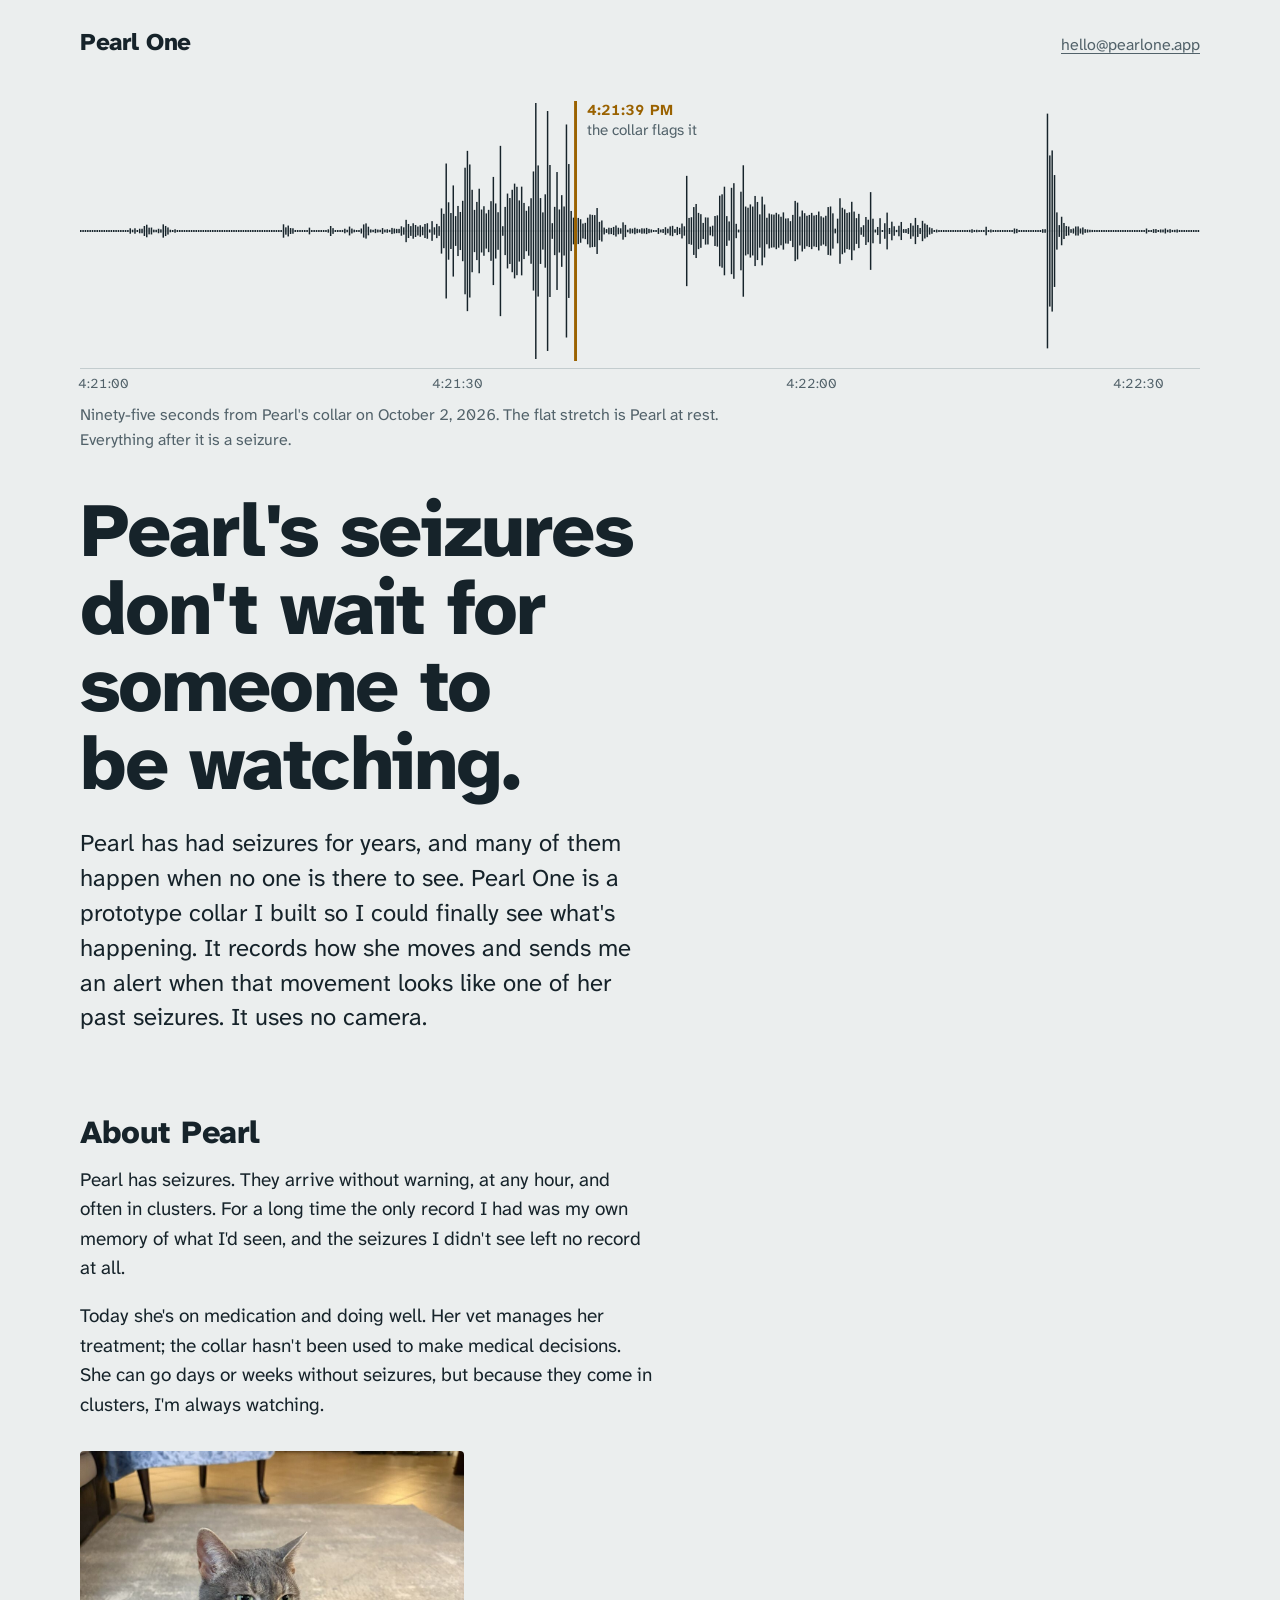
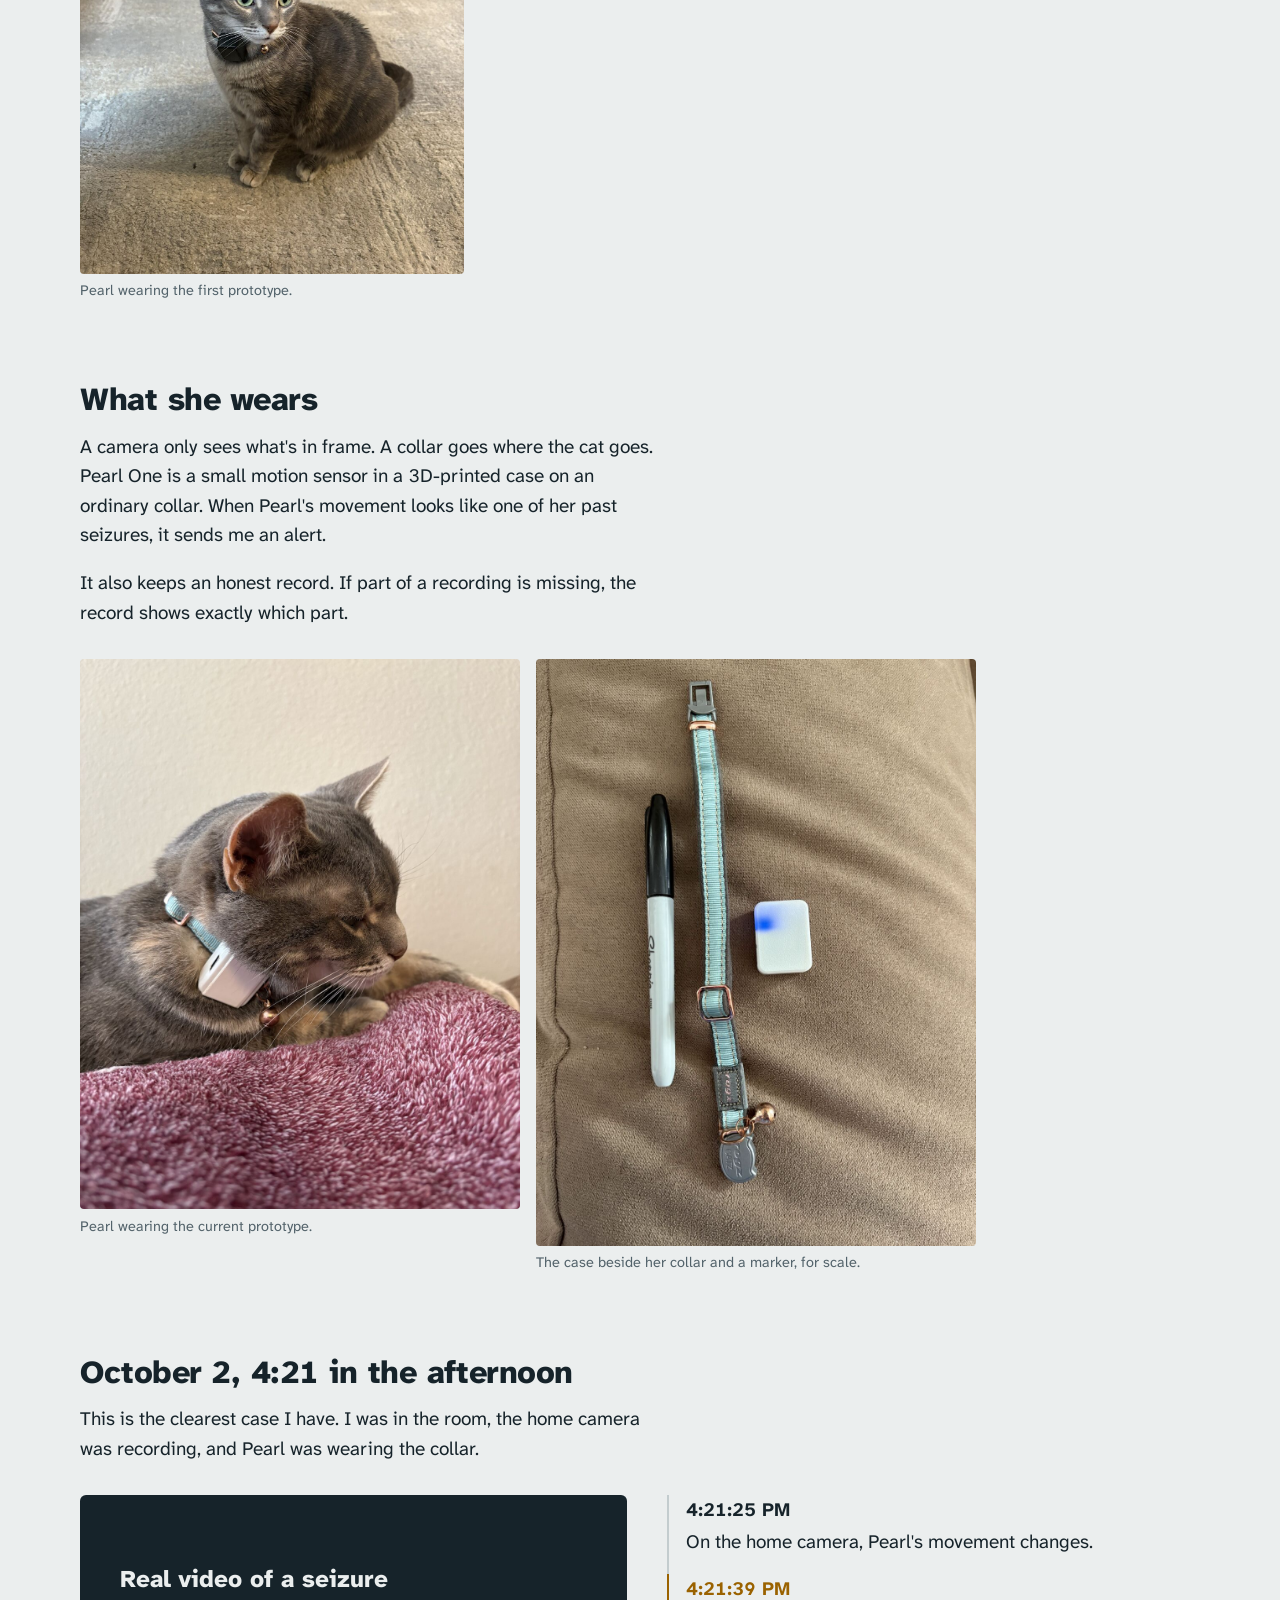
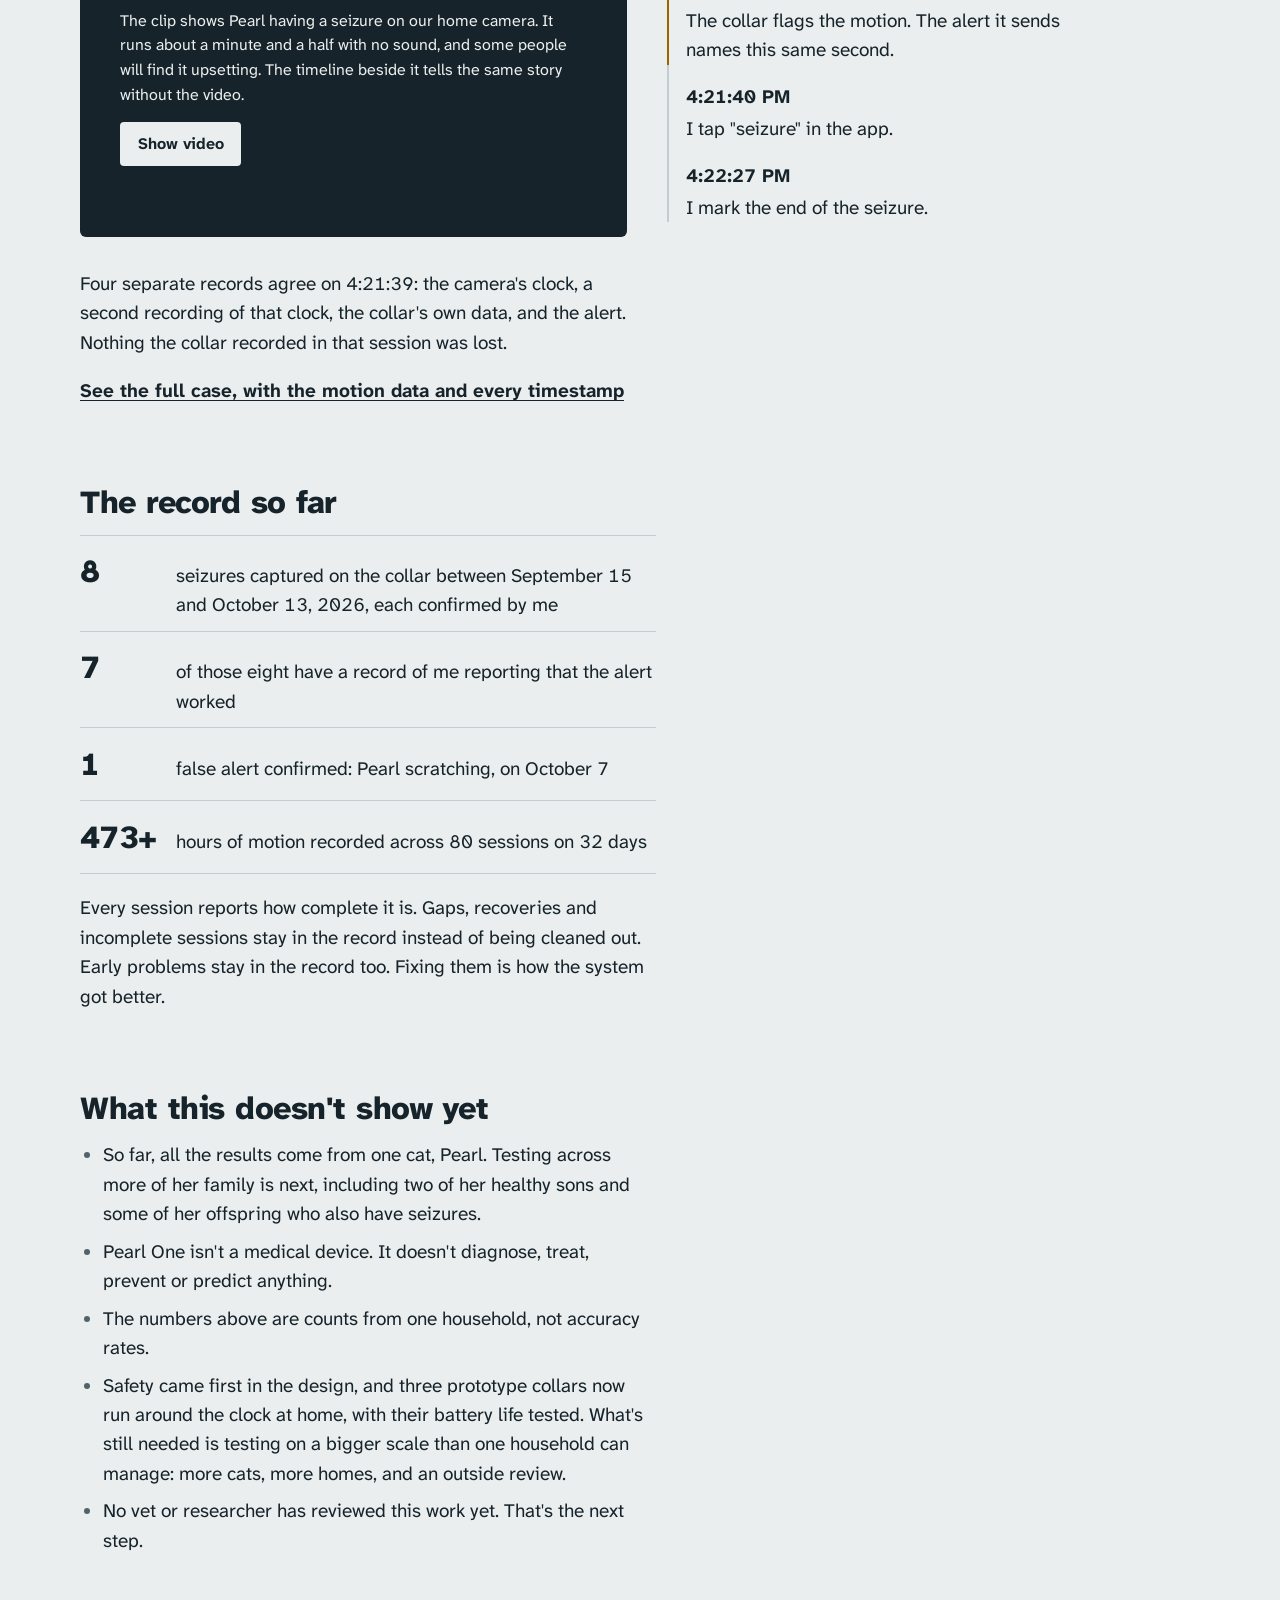
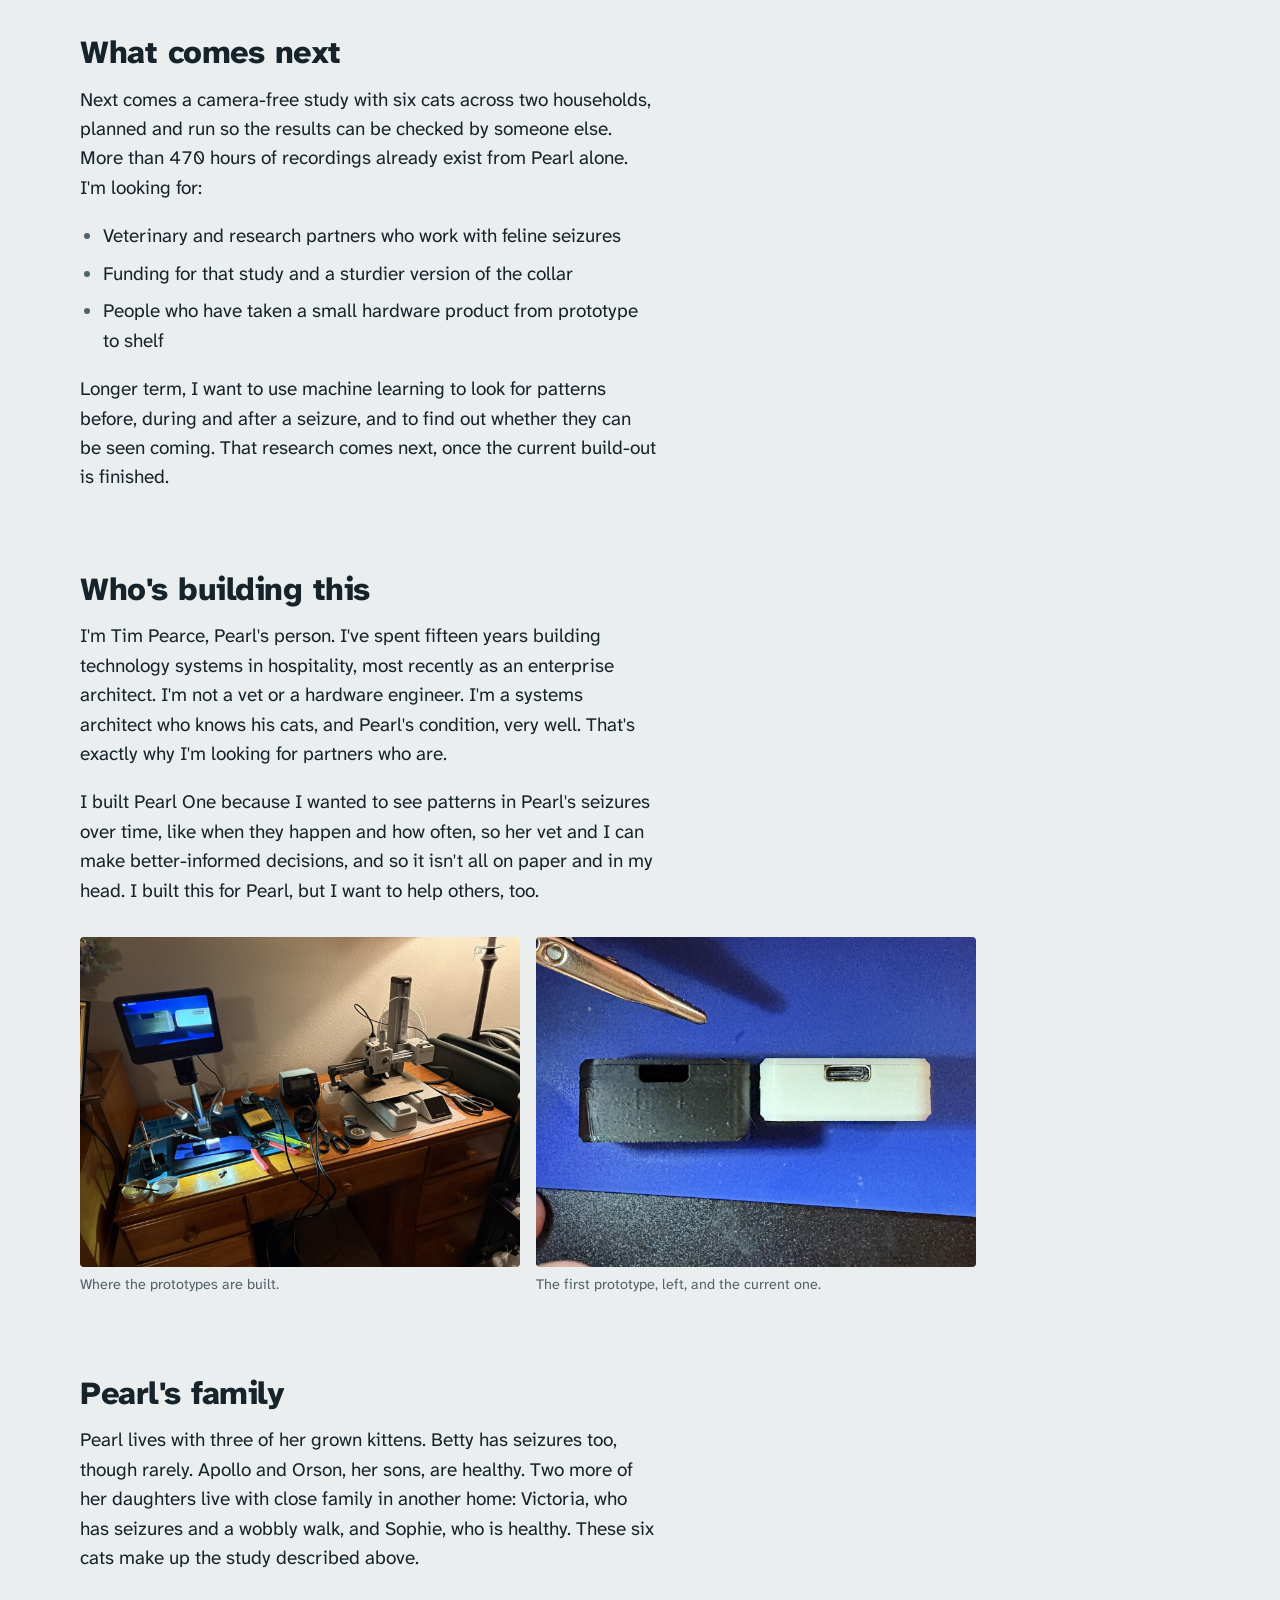
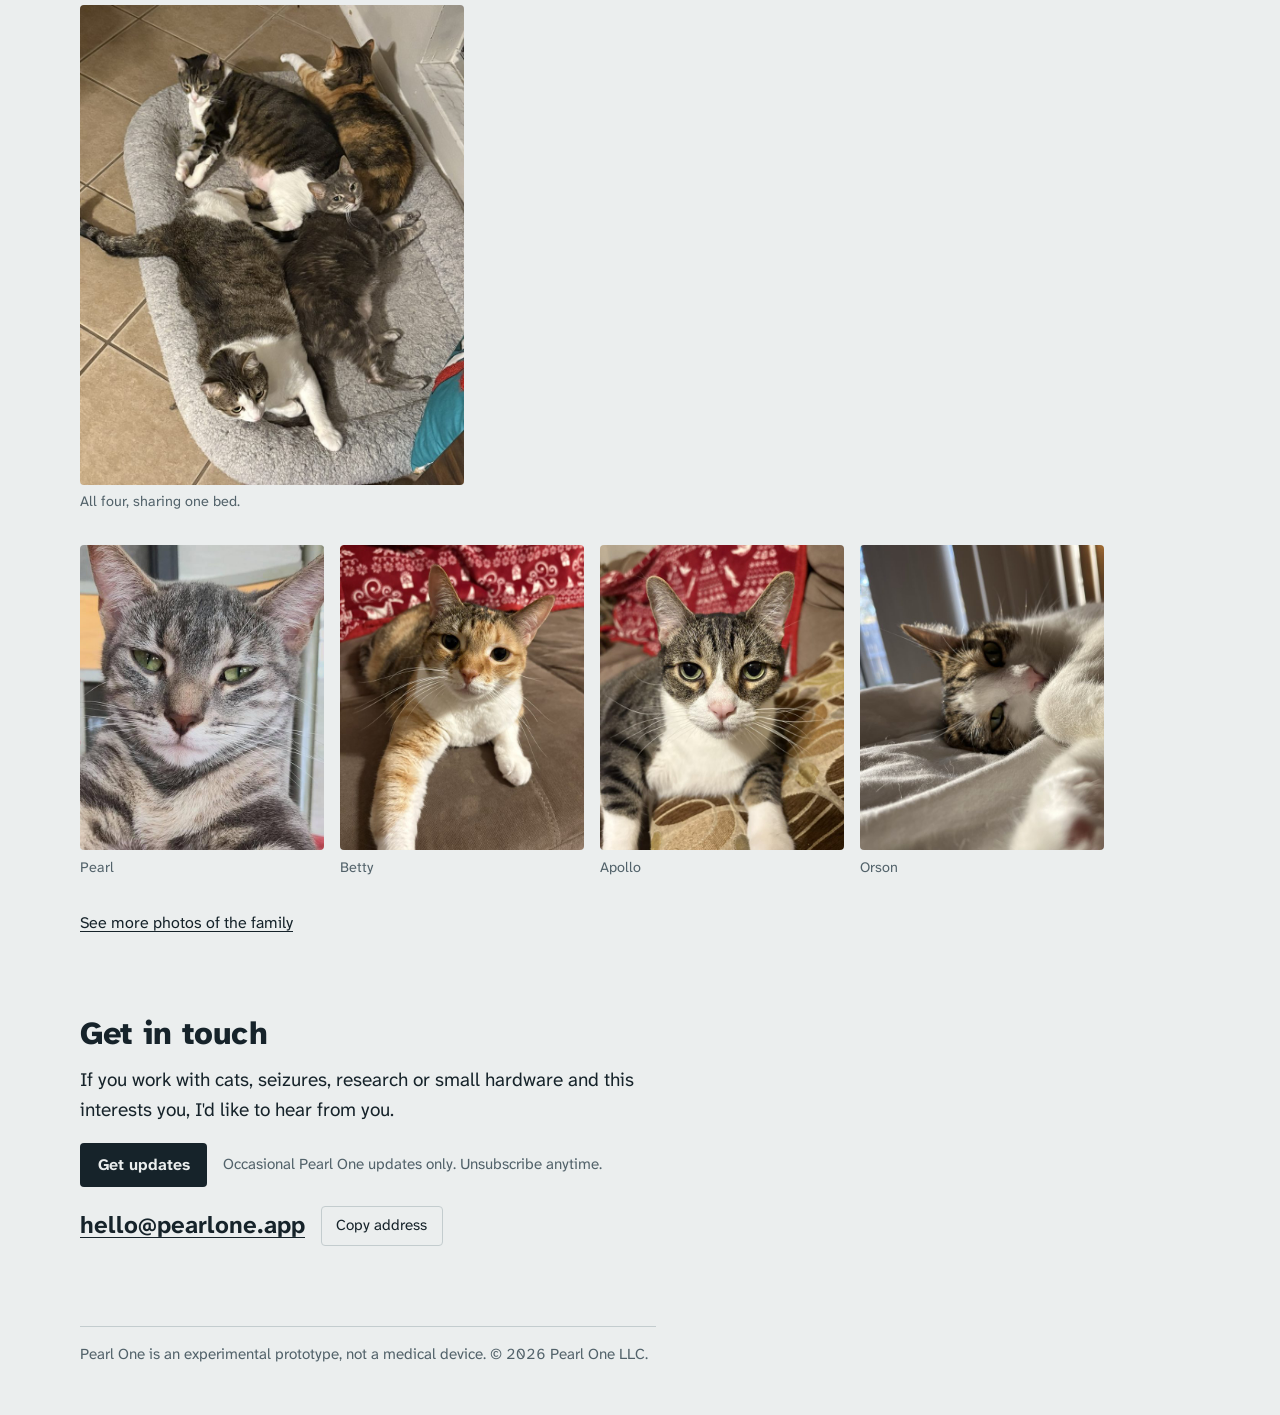
<file: index.html>
<!doctype html>
<html lang="en">
<head>
<meta charset="utf-8">
<meta name="viewport" content="width=device-width, initial-scale=1, viewport-fit=cover">
<title>Pearl One</title>
<link rel="icon" href="/favicon.ico" sizes="any">
<link rel="icon" href="/favicon.svg" type="image/svg+xml">
<link rel="apple-touch-icon" href="/apple-touch-icon.png">
<meta property="og:type" content="website">
<meta property="og:site_name" content="Pearl One">
<meta property="og:image" content="https://pearlone.app/media/og-pearl.jpg">
<meta property="og:image:width" content="1200">
<meta property="og:image:height" content="630">
<meta property="og:image:alt" content="Pearl, a grey tabby, asleep on the sofa beside the small white Pearl One collar case">
<meta name="twitter:card" content="summary_large_image">
<meta property="og:title" content="Pearl One">
<meta property="og:description" content="An experimental, camera-free collar built for Pearl, a cat with seizures. The story, the evidence and its limits.">
<meta property="og:url" content="https://pearlone.app/">
<meta name="description" content="Pearl One is an experimental, camera-free collar that records a cat's movement and flags seizure-like events. Built for Pearl, tested on one cat so far.">
<link rel="preconnect" href="https://fonts.googleapis.com">
<link rel="preconnect" href="https://fonts.gstatic.com" crossorigin>
<link rel="stylesheet" href="https://fonts.googleapis.com/css2?family=Atkinson+Hyperlegible+Next:ital,wght@0,400;0,700;0,800;1,400&display=swap">
<link rel="stylesheet" href="assets/site.css">
</head>
<body>
<!--BODY-->
<header class="top wrap">
  <a class="wordmark" href="./">Pearl One</a>
  <a class="top-mail" href="mailto:hello@pearlone.app">hello@pearlone.app</a>
</header>

<main>
  <section class="hero wrap" aria-labelledby="hero-title">
    <figure class="trace">
      <div class="trace-frame">
        <canvas id="trace" role="img" aria-label="Pearl's collar motion over 95 seconds on October 2, 2026. The line is flat while she rests, then breaks into large bursts during a seizure. A marker at 4:21:39 PM shows where the collar flagged it."></canvas>
        <div class="trace-flag" id="trace-flag"><span class="trace-flag-time">4:21:39 PM</span> <span>the collar flags it</span></div>
      </div>
      <div class="trace-axis" aria-hidden="true">
        <span style="left:2.1%">4:21:00</span>
        <span style="left:33.7%">4:21:30</span>
        <span style="left:65.3%">4:22:00</span>
        <span style="left:96.8%">4:22:30</span>
      </div>
      <figcaption>Ninety-five seconds from Pearl's collar on October 2, 2026. The flat stretch is Pearl at rest. Everything after it is a seizure.</figcaption>
    </figure>

    <div class="col">
      <h1 id="hero-title">Pearl's seizures don't wait for someone to be watching.</h1>
      <p class="lede">Pearl has had seizures for years, and many of them happen when no one is there to see. Pearl One is a prototype collar I built so I could finally see what's happening. It records how she moves and sends me an alert when that movement looks like one of her past seizures. It uses no camera.</p>
    </div>
  </section>

  <section class="band wrap" aria-labelledby="pearl-title">
    <div class="col">
      <h2 id="pearl-title">About Pearl</h2>
      <p>Pearl has seizures. They arrive without warning, at any hour, and often in clusters. For a long time the only record I had was my own memory of what I'd seen, and the seizures I didn't see left no record at all.</p>
      <p>Today she's on medication and doing well. Her vet manages her treatment; the collar hasn't been used to make medical decisions. She can go days or weeks without seizures, but because they come in clusters, I'm always watching.</p>
    </div>
    <figure class="photo photo-portrait">
      <img src="media/pearl-portrait.jpg" width="1050" height="1155" loading="lazy" alt="Pearl, a grey tabby, sitting on a rug and looking straight at the camera, wearing the first prototype collar">
      <figcaption>Pearl wearing the first prototype.</figcaption>
    </figure>
  </section>

  <section class="band wrap" aria-labelledby="collar-title">
    <div class="col">
      <h2 id="collar-title">What she wears</h2>
      <p>A camera only sees what's in frame. A collar goes where the cat goes. Pearl One is a small motion sensor in a 3D-printed case on an ordinary collar. When Pearl's movement looks like one of her past seizures, it sends me an alert.</p>
      <p>It also keeps an honest record. If part of a recording is missing, the record shows exactly which part.</p>
    </div>
    <div class="photo-pair">
      <figure class="photo">
        <img src="media/pearl-wearing.jpg" width="1120" height="1400" loading="lazy" alt="Pearl resting on a blanket, wearing the small white case on the left side of her collar">
        <figcaption>Pearl wearing the current prototype.</figcaption>
      </figure>
      <figure class="photo">
        <img src="media/size-scale.jpg" width="1050" height="1400" loading="lazy" alt="The white case laid beside Pearl's collar and a marker pen, showing it is a fraction of the marker's length">
        <figcaption>The case beside her collar and a marker, for scale.</figcaption>
      </figure>
    </div>
  </section>

  <section class="band wrap" aria-labelledby="proof-title">
    <div class="col">
      <h2 id="proof-title">October 2, 4:21 in the afternoon</h2>
      <p>This is the clearest case I have. I was in the room, the home camera was recording, and Pearl was wearing the collar.</p>
    </div>

    <div class="proof">
      <div class="gate" id="gate">
        <div class="gate-cover" id="gate-cover">
          <p class="gate-title">Real video of a seizure</p>
          <p>The clip shows Pearl having a seizure on our home camera. It runs about a minute and a half with no sound, and some people will find it upsetting. The timeline beside it tells the same story without the video.</p>
          <button type="button" class="gate-button" id="gate-show">Show video</button>
        </div>
        <div class="gate-player" id="gate-player" hidden>
          <video id="gate-video" controls muted playsinline preload="none" data-src="media/october-2.mp4"></video>
          <p class="gate-missing" id="gate-missing" hidden>The clip hasn't been added yet.</p>
          <button type="button" class="gate-button gate-hide" id="gate-hide">Hide video</button>
        </div>
      </div>

      <ol class="timeline">
        <li><time>4:21:25 PM</time><span>On the home camera, Pearl's movement changes.</span></li>
        <li class="is-flag"><time>4:21:39 PM</time><span>The collar flags the motion. The alert it sends names this same second.</span></li>
        <li><time>4:21:40 PM</time><span>I tap "seizure" in the app.</span></li>
        <li><time>4:22:27 PM</time><span>I mark the end of the seizure.</span></li>
      </ol>
    </div>

    <div class="col">
      <p>Four separate records agree on 4:21:39: the camera's clock, a second recording of that clock, the collar's own data, and the alert. Nothing the collar recorded in that session was lost.</p>
      <p><a class="case-link" href="cases/cs004/">See the full case, with the motion data and every timestamp</a></p>
    </div>
  </section>

  <section class="band wrap" aria-labelledby="record-title">
    <div class="col">
      <h2 id="record-title">The record so far</h2>
      <table class="record">
        <tbody>
          <tr><th scope="row">8</th><td>seizures captured on the collar between September 15 and October 13, 2026, each confirmed by me</td></tr>
          <tr><th scope="row">7</th><td>of those eight have a record of me reporting that the alert worked</td></tr>
          <tr><th scope="row">1</th><td>false alert confirmed: Pearl scratching, on October 7</td></tr>
          <tr><th scope="row">473+</th><td>hours of motion recorded across 80 sessions on 32 days</td></tr>
        </tbody>
      </table>
      <p>Every session reports how complete it is. Gaps, recoveries and incomplete sessions stay in the record instead of being cleaned out. Early problems stay in the record too. Fixing them is how the system got better.</p>
    </div>
  </section>

  <section class="band wrap" aria-labelledby="limits-title">
    <div class="col">
      <h2 id="limits-title">What this doesn't show yet</h2>
      <ul class="limits">
        <li>So far, all the results come from one cat, Pearl. Testing across more of her family is next, including two of her healthy sons and some of her offspring who also have seizures.</li>
        <li>Pearl One isn't a medical device. It doesn't diagnose, treat, prevent or predict anything.</li>
        <li>The numbers above are counts from one household, not accuracy rates.</li>
        <li>Safety came first in the design, and three prototype collars now run around the clock at home, with their battery life tested. What's still needed is testing on a bigger scale than one household can manage: more cats, more homes, and an outside review.</li>
        <li>No vet or researcher has reviewed this work yet. That's the next step.</li>
      </ul>
    </div>
  </section>

  <section class="band wrap" aria-labelledby="next-title">
    <div class="col">
      <h2 id="next-title">What comes next</h2>
      <p>Next comes a camera-free study with six cats across two households, planned and run so the results can be checked by someone else. More than 470 hours of recordings already exist from Pearl alone. I'm looking for:</p>
      <ul class="asks">
        <li>Veterinary and research partners who work with feline seizures</li>
        <li>Funding for that study and a sturdier version of the collar</li>
        <li>People who have taken a small hardware product from prototype to shelf</li>
      </ul>
      <p>Longer term, I want to use machine learning to look for patterns before, during and after a seizure, and to find out whether they can be seen coming. That research comes next, once the current build-out is finished.</p>
    </div>
  </section>

  <section class="band wrap" aria-labelledby="who-title">
    <div class="col who">
      <h2 id="who-title">Who's building this</h2>
      <p>I'm Tim Pearce, Pearl's person. I've spent fifteen years building technology systems in hospitality, most recently as an enterprise architect. I'm not a vet or a hardware engineer. I'm a systems architect who knows his cats, and Pearl's condition, very well. That's exactly why I'm looking for partners who are.</p>
      <p>I built Pearl One because I wanted to see patterns in Pearl's seizures over time, like when they happen and how often, so her vet and I can make better-informed decisions, and so it isn't all on paper and in my head. I built this for Pearl, but I want to help others, too.</p>
    </div>
    <div class="photo-pair">
      <figure class="photo">
        <img src="media/bench.jpg" width="1400" height="1050" loading="lazy" alt="A home workbench with a soldering station, a digital microscope and a 3D printer">
        <figcaption>Where the prototypes are built.</figcaption>
      </figure>
      <figure class="photo">
        <img src="media/v1-v2.jpg" width="1400" height="1050" loading="lazy" alt="The first prototype in a black case beside the current prototype in a smaller white case">
        <figcaption>The first prototype, left, and the current one.</figcaption>
      </figure>
    </div>
  </section>

  <section class="band wrap" aria-labelledby="family-title">
    <div class="col">
      <h2 id="family-title">Pearl's family</h2>
      <p>Pearl lives with three of her grown kittens. Betty has seizures too, though rarely. Apollo and Orson, her sons, are healthy. Two more of her daughters live with close family in another home: Victoria, who has seizures and a wobbly walk, and Sophie, who is healthy. These six cats make up the study described above.</p>
    </div>
    <figure class="photo photo-portrait">
      <img src="media/family-all-four.jpg" width="840" height="1050" loading="lazy" alt="Pearl, Betty, Apollo and Orson curled up together on one grey pet bed on a tiled floor">
      <figcaption>All four, sharing one bed.</figcaption>
    </figure>
    <div class="family">
      <figure class="photo">
        <img src="media/family-pearl.jpg" width="640" height="800" loading="lazy" alt="Pearl, a grey tabby with green eyes, looking into the camera up close">
        <figcaption>Pearl</figcaption>
      </figure>
      <figure class="photo">
        <img src="media/family-betty.jpg" width="640" height="800" loading="lazy" alt="Betty, a calico with a white chest, lying on a brown sofa">
        <figcaption>Betty</figcaption>
      </figure>
      <figure class="photo">
        <img src="media/family-apollo.jpg" width="640" height="800" loading="lazy" alt="Apollo, a brown tabby with a white face and chest, looking straight at the camera">
        <figcaption>Apollo</figcaption>
      </figure>
      <figure class="photo">
        <img src="media/family-orson.jpg" width="640" height="800" loading="lazy" alt="Orson, a tabby and white cat, lying on his side in the sun on a white bed">
        <figcaption>Orson</figcaption>
      </figure>
    </div>
    <p class="more-photos"><a href="photos/">See more photos of the family</a></p>
  </section>

  <section class="contact wrap" aria-labelledby="contact-title">
    <div class="col">
      <h2 id="contact-title">Get in touch</h2>
      <p>If you work with cats, seizures, research or small hardware and this interests you, I'd like to hear from you.</p>
      <div class="updates">
        <a class="updates-button" href="https://forms.gle/99J3M76ji1ciUfSMA" target="_blank" rel="noopener">Get updates</a>
        <span class="updates-note">Occasional Pearl One updates only. Unsubscribe anytime.</span>
      </div>
      <p class="mail-row">
        <a class="mail" href="mailto:hello@pearlone.app" id="mail">hello@pearlone.app</a>
        <button type="button" class="copy" id="copy">Copy address</button>
        <span class="copy-status" id="copy-status" role="status"></span>
      </p>
    </div>
  </section>
</main>

<footer class="foot wrap">
  <p>Pearl One is an experimental prototype, not a medical device. © 2026 Pearl One LLC.</p>
</footer>
<!--/BODY-->
<script src="assets/site.js"></script>
</body>
</html>
</file>
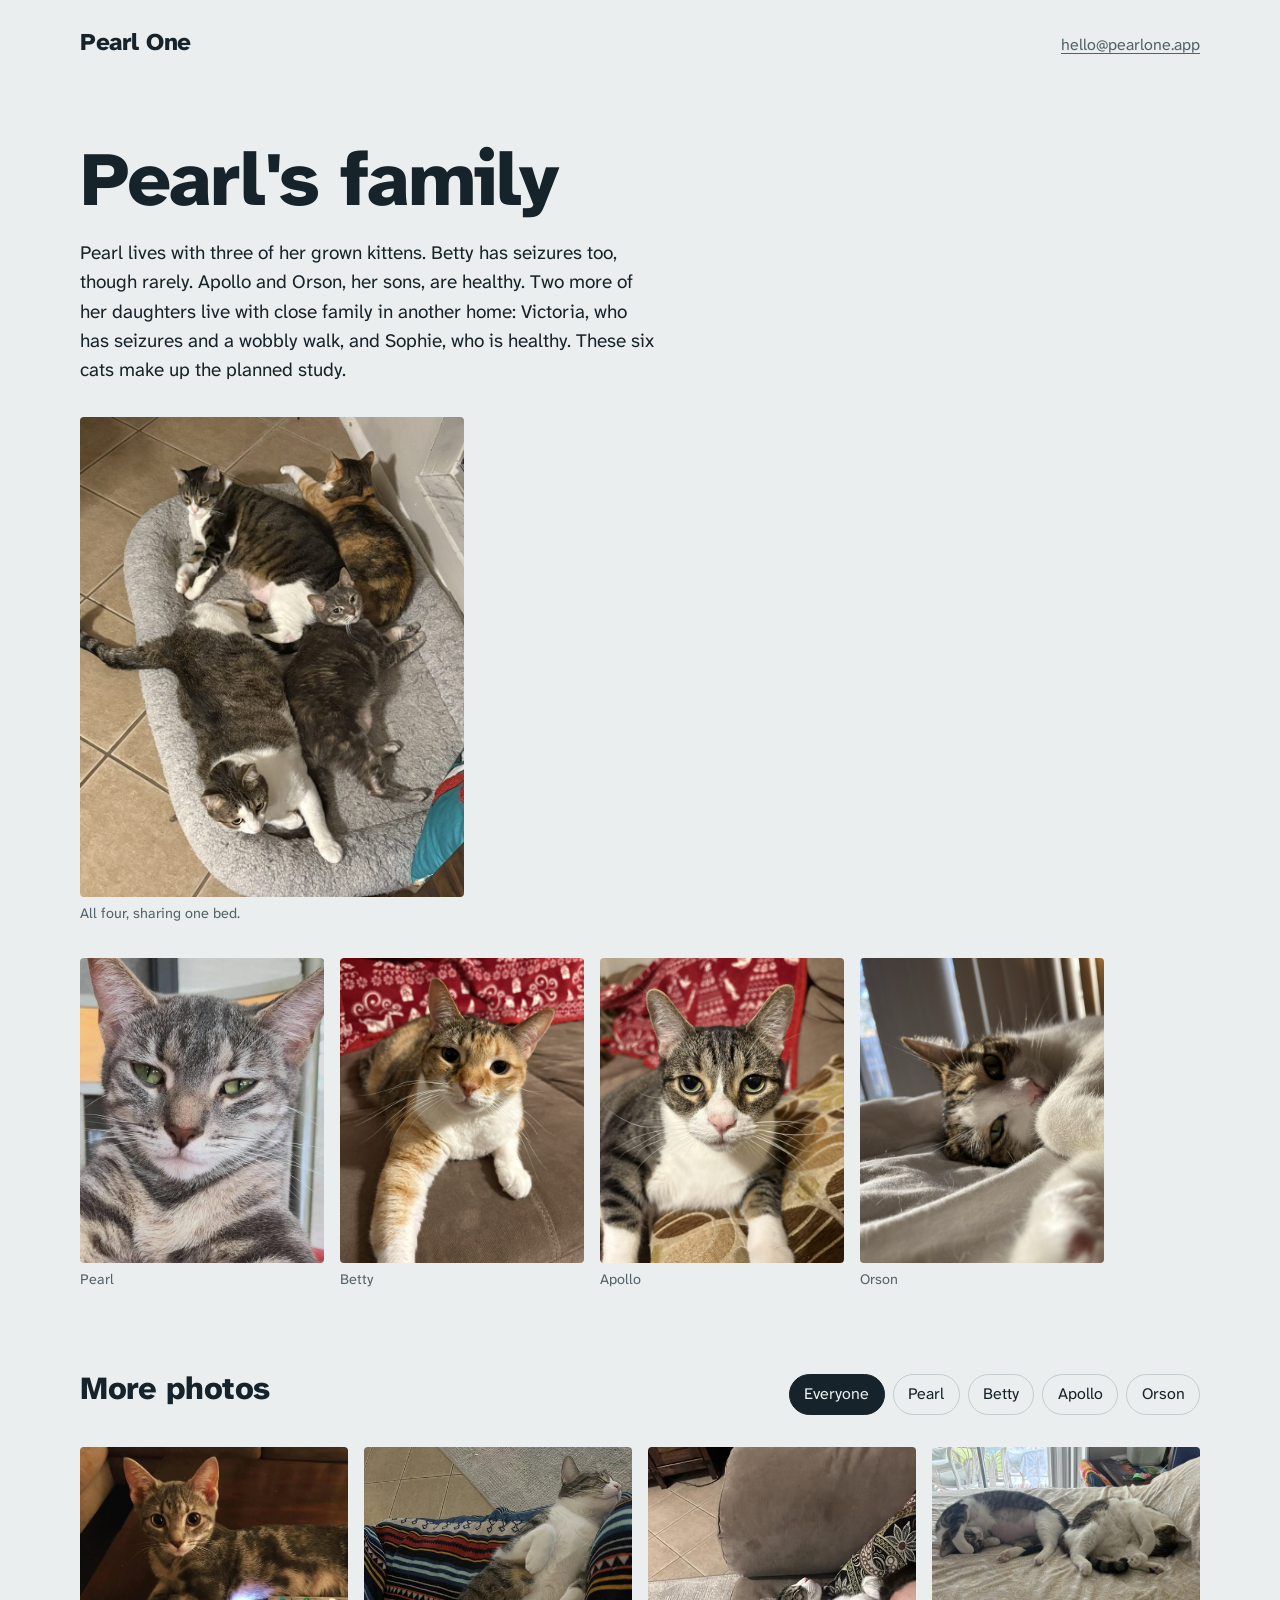
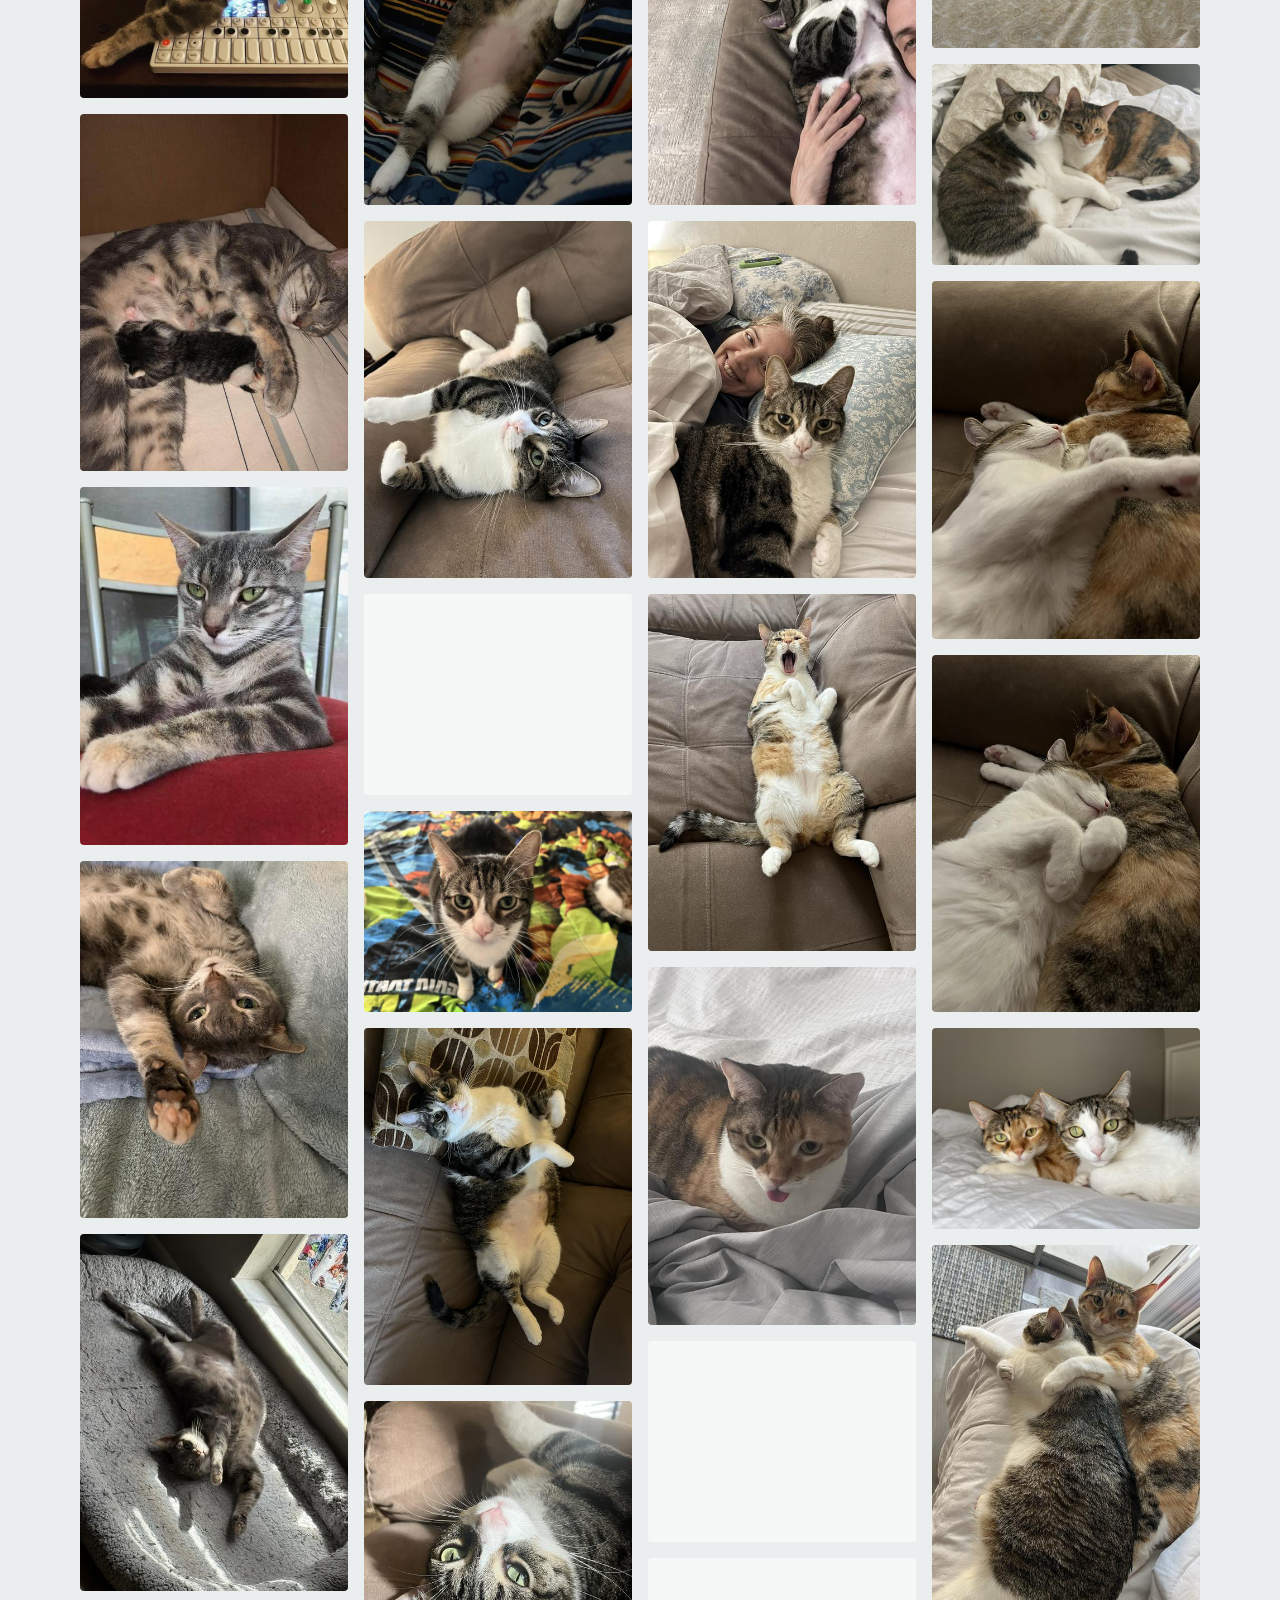
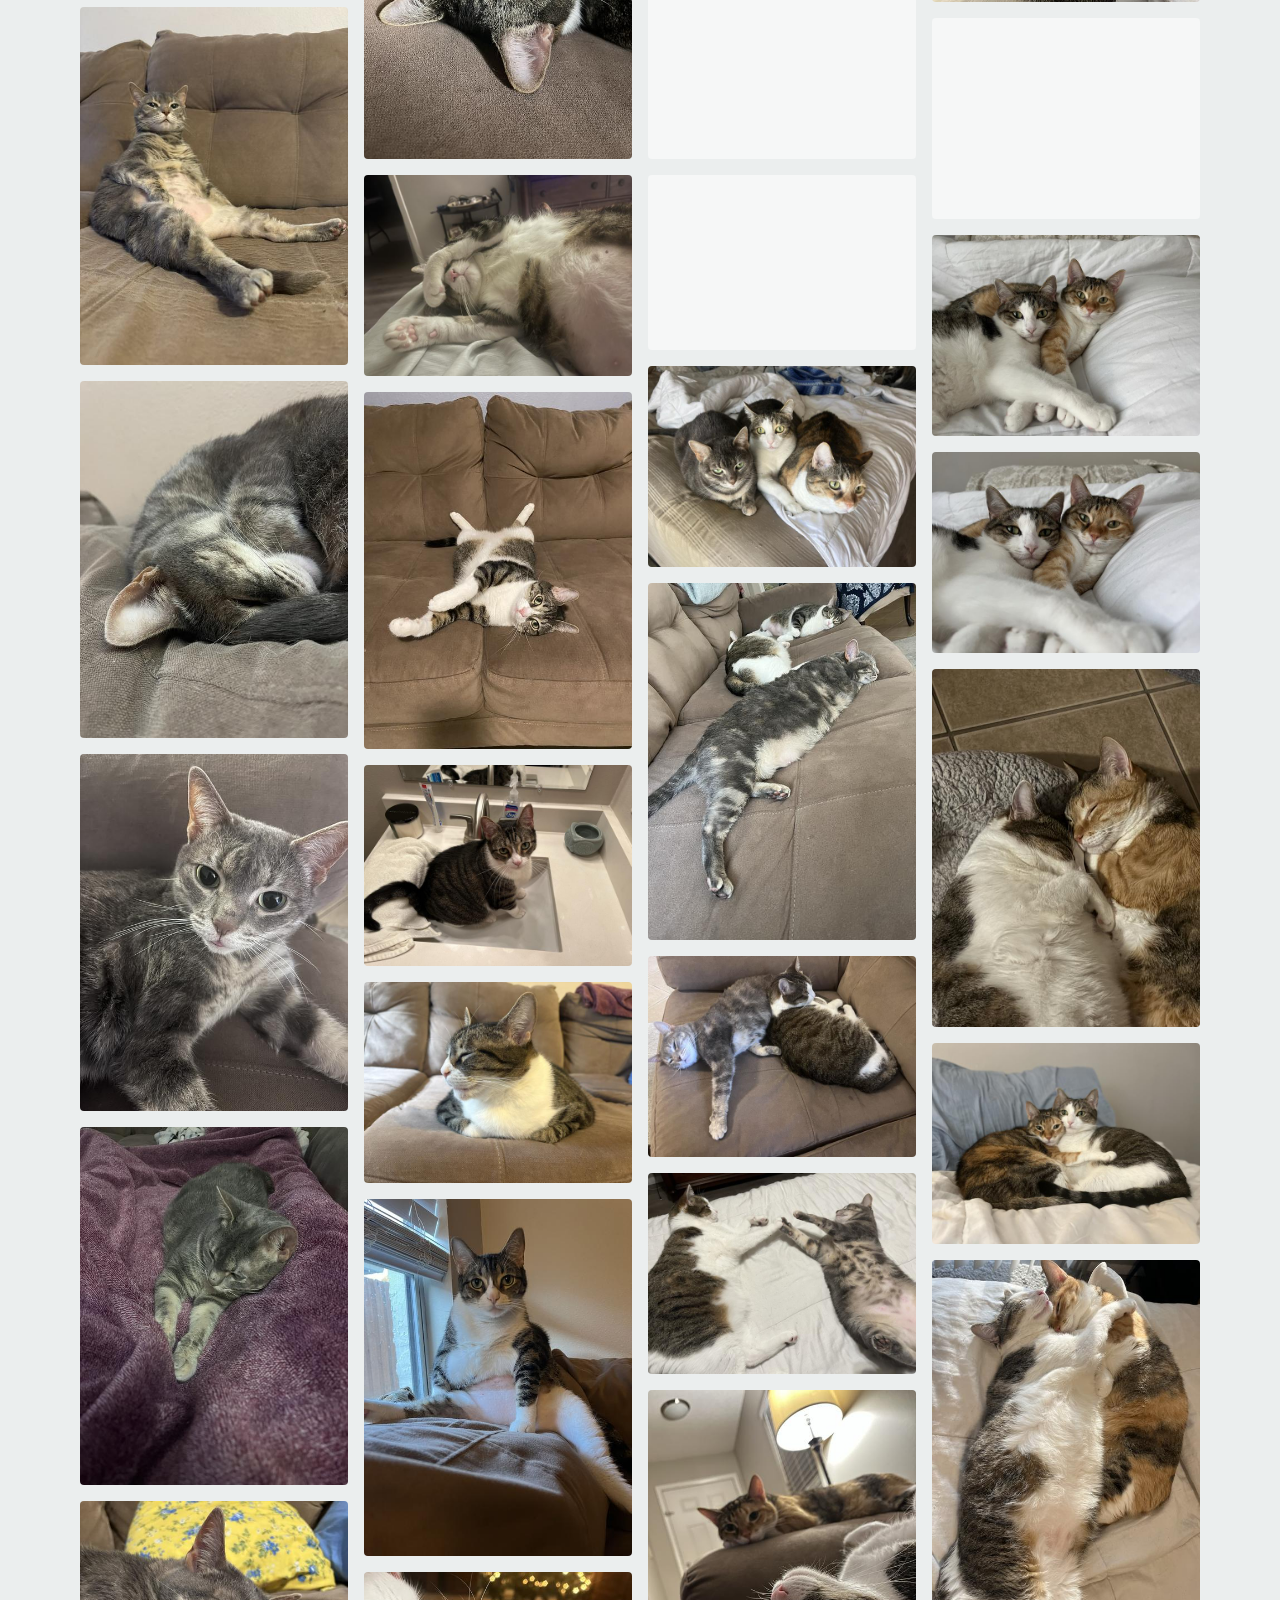
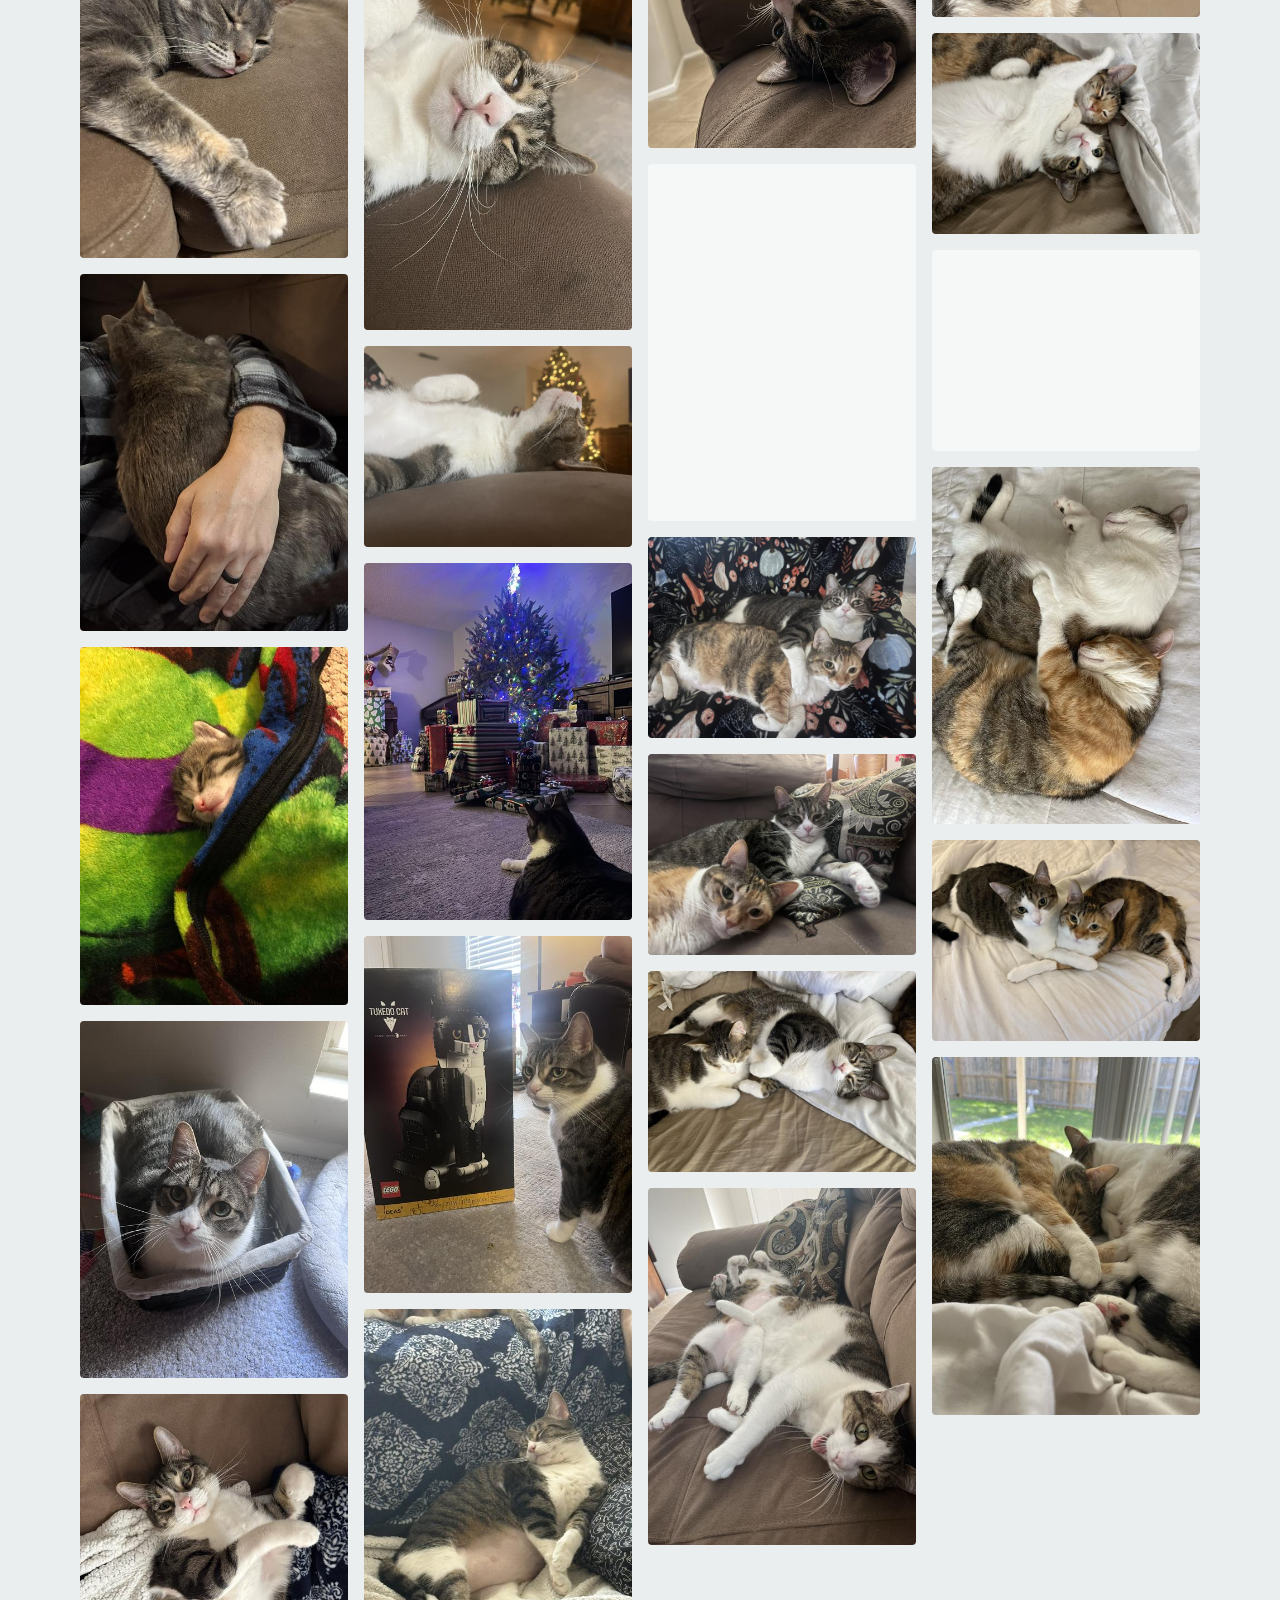
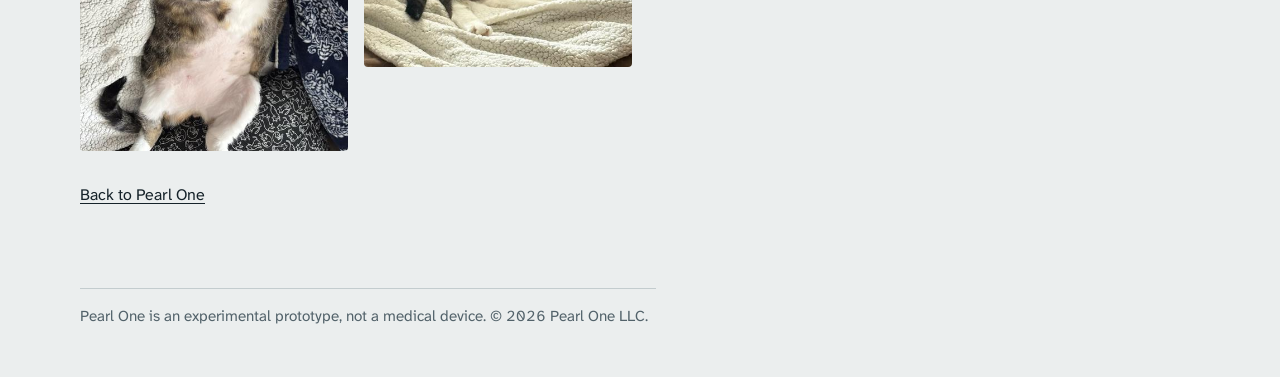
<file: photos/index.html>
<!doctype html>
<html lang="en">
<head>
<meta charset="utf-8">
<meta name="viewport" content="width=device-width, initial-scale=1, viewport-fit=cover">
<title>Pearl's family · Pearl One</title>
<link rel="icon" href="/favicon.ico" sizes="any">
<link rel="icon" href="/favicon.svg" type="image/svg+xml">
<link rel="apple-touch-icon" href="/apple-touch-icon.png">
<meta property="og:type" content="website">
<meta property="og:site_name" content="Pearl One">
<meta property="og:title" content="Pearl's family">
<meta property="og:description" content="Photos of Pearl and her family: Betty, Apollo and Orson.">
<meta property="og:image" content="https://pearlone.app/media/family-all-four.jpg">
<meta property="og:url" content="https://pearlone.app/photos/">
<meta name="description" content="Photos of Pearl and her family: Betty, Apollo and Orson.">
<link rel="preconnect" href="https://fonts.googleapis.com">
<link rel="preconnect" href="https://fonts.gstatic.com" crossorigin>
<link rel="stylesheet" href="https://fonts.googleapis.com/css2?family=Atkinson+Hyperlegible+Next:ital,wght@0,400;0,700;0,800;1,400&display=swap">
<link rel="stylesheet" href="../assets/site.css">
</head>
<body>
<!--BODY-->
<header class="top wrap">
  <a class="wordmark" href="../">Pearl One</a>
  <a class="top-mail" href="mailto:hello@pearlone.app">hello@pearlone.app</a>
</header>

<main>
  <section class="band wrap gallery-head" aria-labelledby="family-title">
    <div class="col">
      <h1 id="family-title">Pearl's family</h1>
      <p>Pearl lives with three of her grown kittens. Betty has seizures too, though rarely. Apollo and Orson, her sons, are healthy. Two more of her daughters live with close family in another home: Victoria, who has seizures and a wobbly walk, and Sophie, who is healthy. These six cats make up the planned study.</p>
    </div>
      <figure class="photo photo-portrait">
        <button type="button" class="shot-open" data-full="../media/family-all-four.jpg" data-w="840" data-h="1050" data-caption="All four, sharing one bed.">
          <img src="../media/family-all-four.jpg" width="840" height="1050" alt="Pearl, Betty, Apollo and Orson curled up together on one grey pet bed on a tiled floor">
        </button>
        <figcaption>All four, sharing one bed.</figcaption>
      </figure>
    <div class="family">
      <figure class="photo" data-cats="pearl">
        <button type="button" class="shot-open" data-full="../media/family-pearl.jpg" data-w="640" data-h="800" data-caption="Pearl">
          <img src="../media/family-pearl.jpg" width="640" height="800" alt="Pearl, a grey tabby with green eyes, looking into the camera up close">
        </button>
        <figcaption>Pearl</figcaption>
      </figure>
      <figure class="photo" data-cats="betty">
        <button type="button" class="shot-open" data-full="../media/family-betty.jpg" data-w="640" data-h="800" data-caption="Betty">
          <img src="../media/family-betty.jpg" width="640" height="800" alt="Betty, a calico with a white chest, lying on a brown sofa">
        </button>
        <figcaption>Betty</figcaption>
      </figure>
      <figure class="photo" data-cats="apollo">
        <button type="button" class="shot-open" data-full="../media/family-apollo.jpg" data-w="640" data-h="800" data-caption="Apollo">
          <img src="../media/family-apollo.jpg" width="640" height="800" alt="Apollo, a brown tabby with a white face and chest, looking straight at the camera">
        </button>
        <figcaption>Apollo</figcaption>
      </figure>
      <figure class="photo" data-cats="orson">
        <button type="button" class="shot-open" data-full="../media/family-orson.jpg" data-w="640" data-h="800" data-caption="Orson">
          <img src="../media/family-orson.jpg" width="640" height="800" alt="Orson, a tabby and white cat, lying on his side in the sun on a white bed">
        </button>
        <figcaption>Orson</figcaption>
      </figure>
    </div>
  </section>

  <section class="band wrap" aria-labelledby="more-title">
    <div class="gallery-bar">
      <h2 id="more-title">More photos</h2>
      <div class="chips" role="group" aria-label="Show photos of">
        <button type="button" class="chip" data-filter="all" aria-pressed="true">Everyone</button>
        <button type="button" class="chip" data-filter="pearl" aria-pressed="false">Pearl</button>
        <button type="button" class="chip" data-filter="betty" aria-pressed="false">Betty</button>
        <button type="button" class="chip" data-filter="apollo" aria-pressed="false">Apollo</button>
        <button type="button" class="chip" data-filter="orson" aria-pressed="false">Orson</button>
      </div>
    </div>
    <div class="gallery" id="gallery">
      <figure class="shot" data-cats="pearl">
        <button type="button" class="shot-open" data-full="../media/photos/p01.jpg" data-w="1080" data-h="1010" data-caption="Pearl as a kitten, on a synth">
          <img src="../media/photos/p01-t.jpg" width="640" height="599" loading="lazy" decoding="async" alt="Pearl as a kitten, on a synth">
        </button>
      </figure>
      <figure class="shot" data-cats="pearl apollo">
        <button type="button" class="shot-open" data-full="../media/photos/p02.jpg" data-w="1200" data-h="1600" data-caption="Pearl and Apollo">
          <img src="../media/photos/p02-t.jpg" width="480" height="640" loading="lazy" decoding="async" alt="Pearl and Apollo">
        </button>
      </figure>
      <figure class="shot" data-cats="pearl">
        <button type="button" class="shot-open" data-full="../media/photos/p03.jpg" data-w="720" data-h="960" data-caption="Pearl">
          <img src="../media/photos/p03-t.jpg" width="480" height="640" loading="lazy" decoding="async" alt="Pearl">
        </button>
      </figure>
      <figure class="shot" data-cats="pearl">
        <button type="button" class="shot-open" data-full="../media/photos/p04.jpg" data-w="1200" data-h="1600" data-caption="Pearl">
          <img src="../media/photos/p04-t.jpg" width="480" height="640" loading="lazy" decoding="async" alt="Pearl">
        </button>
      </figure>
      <figure class="shot" data-cats="pearl">
        <button type="button" class="shot-open" data-full="../media/photos/p05.jpg" data-w="1200" data-h="1600" data-caption="Pearl">
          <img src="../media/photos/p05-t.jpg" width="480" height="640" loading="lazy" decoding="async" alt="Pearl">
        </button>
      </figure>
      <figure class="shot" data-cats="pearl">
        <button type="button" class="shot-open" data-full="../media/photos/p06.jpg" data-w="1200" data-h="1600" data-caption="Pearl">
          <img src="../media/photos/p06-t.jpg" width="480" height="640" loading="lazy" decoding="async" alt="Pearl">
        </button>
      </figure>
      <figure class="shot" data-cats="pearl">
        <button type="button" class="shot-open" data-full="../media/photos/p07.jpg" data-w="1200" data-h="1600" data-caption="Pearl">
          <img src="../media/photos/p07-t.jpg" width="480" height="640" loading="lazy" decoding="async" alt="Pearl">
        </button>
      </figure>
      <figure class="shot" data-cats="pearl">
        <button type="button" class="shot-open" data-full="../media/photos/p08.jpg" data-w="1200" data-h="1600" data-caption="Pearl">
          <img src="../media/photos/p08-t.jpg" width="480" height="640" loading="lazy" decoding="async" alt="Pearl">
        </button>
      </figure>
      <figure class="shot" data-cats="pearl">
        <button type="button" class="shot-open" data-full="../media/photos/p09.jpg" data-w="1200" data-h="1600" data-caption="Pearl">
          <img src="../media/photos/p09-t.jpg" width="480" height="640" loading="lazy" decoding="async" alt="Pearl">
        </button>
      </figure>
      <figure class="shot" data-cats="pearl">
        <button type="button" class="shot-open" data-full="../media/photos/p10.jpg" data-w="1200" data-h="1600" data-caption="Pearl, resting">
          <img src="../media/photos/p10-t.jpg" width="480" height="640" loading="lazy" decoding="async" alt="Pearl, resting">
        </button>
      </figure>
      <figure class="shot" data-cats="pearl">
        <button type="button" class="shot-open" data-full="../media/photos/p11.jpg" data-w="1200" data-h="1600" data-caption="Pearl, asleep with Tim">
          <img src="../media/photos/p11-t.jpg" width="480" height="640" loading="lazy" decoding="async" alt="Pearl, asleep with Tim">
        </button>
      </figure>
      <figure class="shot" data-cats="apollo">
        <button type="button" class="shot-open" data-full="../media/photos/p12.jpg" data-w="1200" data-h="1600" data-caption="Apollo as a kitten">
          <img src="../media/photos/p12-t.jpg" width="480" height="640" loading="lazy" decoding="async" alt="Apollo as a kitten">
        </button>
      </figure>
      <figure class="shot" data-cats="apollo">
        <button type="button" class="shot-open" data-full="../media/photos/p13.jpg" data-w="1200" data-h="1600" data-caption="Apollo in a basket">
          <img src="../media/photos/p13-t.jpg" width="480" height="640" loading="lazy" decoding="async" alt="Apollo in a basket">
        </button>
      </figure>
      <figure class="shot" data-cats="apollo">
        <button type="button" class="shot-open" data-full="../media/photos/p14.jpg" data-w="1200" data-h="1600" data-caption="Apollo">
          <img src="../media/photos/p14-t.jpg" width="480" height="640" loading="lazy" decoding="async" alt="Apollo">
        </button>
      </figure>
      <figure class="shot" data-cats="apollo">
        <button type="button" class="shot-open" data-full="../media/photos/p15.jpg" data-w="1200" data-h="1600" data-caption="Apollo">
          <img src="../media/photos/p15-t.jpg" width="480" height="640" loading="lazy" decoding="async" alt="Apollo">
        </button>
      </figure>
      <figure class="shot" data-cats="apollo">
        <button type="button" class="shot-open" data-full="../media/photos/p16.jpg" data-w="1200" data-h="1600" data-caption="Apollo">
          <img src="../media/photos/p16-t.jpg" width="480" height="640" loading="lazy" decoding="async" alt="Apollo">
        </button>
      </figure>
      <figure class="shot" data-cats="apollo">
        <button type="button" class="shot-open" data-full="../media/photos/p17.jpg" data-w="1600" data-h="1200" data-caption="Apollo">
          <img src="../media/photos/p17-t.jpg" width="640" height="480" loading="lazy" decoding="async" alt="Apollo">
        </button>
      </figure>
      <figure class="shot" data-cats="apollo">
        <button type="button" class="shot-open" data-full="../media/photos/p18.jpg" data-w="1600" data-h="1200" data-caption="Apollo">
          <img src="../media/photos/p18-t.jpg" width="640" height="480" loading="lazy" decoding="async" alt="Apollo">
        </button>
      </figure>
      <figure class="shot" data-cats="apollo">
        <button type="button" class="shot-open" data-full="../media/photos/p19.jpg" data-w="1200" data-h="1600" data-caption="Apollo">
          <img src="../media/photos/p19-t.jpg" width="480" height="640" loading="lazy" decoding="async" alt="Apollo">
        </button>
      </figure>
      <figure class="shot" data-cats="apollo">
        <button type="button" class="shot-open" data-full="../media/photos/p20.jpg" data-w="1200" data-h="1600" data-caption="Apollo">
          <img src="../media/photos/p20-t.jpg" width="480" height="640" loading="lazy" decoding="async" alt="Apollo">
        </button>
      </figure>
      <figure class="shot" data-cats="apollo">
        <button type="button" class="shot-open" data-full="../media/photos/p21.jpg" data-w="1600" data-h="1200" data-caption="Apollo">
          <img src="../media/photos/p21-t.jpg" width="640" height="480" loading="lazy" decoding="async" alt="Apollo">
        </button>
      </figure>
      <figure class="shot" data-cats="apollo">
        <button type="button" class="shot-open" data-full="../media/photos/p22.jpg" data-w="1200" data-h="1600" data-caption="Apollo">
          <img src="../media/photos/p22-t.jpg" width="480" height="640" loading="lazy" decoding="async" alt="Apollo">
        </button>
      </figure>
      <figure class="shot" data-cats="apollo">
        <button type="button" class="shot-open" data-full="../media/photos/p23.jpg" data-w="1600" data-h="1200" data-caption="Apollo in the sink">
          <img src="../media/photos/p23-t.jpg" width="640" height="480" loading="lazy" decoding="async" alt="Apollo in the sink">
        </button>
      </figure>
      <figure class="shot" data-cats="apollo">
        <button type="button" class="shot-open" data-full="../media/photos/p24.jpg" data-w="1600" data-h="1200" data-caption="Apollo being Apollo">
          <img src="../media/photos/p24-t.jpg" width="640" height="480" loading="lazy" decoding="async" alt="Apollo being Apollo">
        </button>
      </figure>
      <figure class="shot" data-cats="apollo">
        <button type="button" class="shot-open" data-full="../media/photos/p25.jpg" data-w="1200" data-h="1600" data-caption="Apollo being Apollo">
          <img src="../media/photos/p25-t.jpg" width="480" height="640" loading="lazy" decoding="async" alt="Apollo being Apollo">
        </button>
      </figure>
      <figure class="shot" data-cats="apollo">
        <button type="button" class="shot-open" data-full="../media/photos/p26.jpg" data-w="1200" data-h="1600" data-caption="Apollo being Apollo">
          <img src="../media/photos/p26-t.jpg" width="480" height="640" loading="lazy" decoding="async" alt="Apollo being Apollo">
        </button>
      </figure>
      <figure class="shot" data-cats="apollo">
        <button type="button" class="shot-open" data-full="../media/photos/p27.jpg" data-w="1600" data-h="1200" data-caption="Apollo at the holidays">
          <img src="../media/photos/p27-t.jpg" width="640" height="480" loading="lazy" decoding="async" alt="Apollo at the holidays">
        </button>
      </figure>
      <figure class="shot" data-cats="apollo">
        <button type="button" class="shot-open" data-full="../media/photos/p28.jpg" data-w="1200" data-h="1600" data-caption="Apollo at the holidays">
          <img src="../media/photos/p28-t.jpg" width="480" height="640" loading="lazy" decoding="async" alt="Apollo at the holidays">
        </button>
      </figure>
      <figure class="shot" data-cats="apollo">
        <button type="button" class="shot-open" data-full="../media/photos/p29.jpg" data-w="1200" data-h="1600" data-caption="Apollo and the Lego cat">
          <img src="../media/photos/p29-t.jpg" width="480" height="640" loading="lazy" decoding="async" alt="Apollo and the Lego cat">
        </button>
      </figure>
      <figure class="shot" data-cats="apollo">
        <button type="button" class="shot-open" data-full="../media/photos/p30.jpg" data-w="1200" data-h="1600" data-caption="Apollo, sleeping like an old man">
          <img src="../media/photos/p30-t.jpg" width="480" height="640" loading="lazy" decoding="async" alt="Apollo, sleeping like an old man">
        </button>
      </figure>
      <figure class="shot" data-cats="apollo">
        <button type="button" class="shot-open" data-full="../media/photos/p31.jpg" data-w="1200" data-h="1600" data-caption="Apollo and Tim">
          <img src="../media/photos/p31-t.jpg" width="480" height="640" loading="lazy" decoding="async" alt="Apollo and Tim">
        </button>
      </figure>
      <figure class="shot" data-cats="apollo">
        <button type="button" class="shot-open" data-full="../media/photos/p64.jpg" data-w="1200" data-h="1600" data-caption="Apollo and Sara">
          <img src="../media/photos/p64-t.jpg" width="480" height="640" loading="lazy" decoding="async" alt="Apollo and Sara">
        </button>
      </figure>
      <figure class="shot" data-cats="betty">
        <button type="button" class="shot-open" data-full="../media/photos/p32.jpg" data-w="1200" data-h="1600" data-caption="Betty being Betty">
          <img src="../media/photos/p32-t.jpg" width="480" height="640" loading="lazy" decoding="async" alt="Betty being Betty">
        </button>
      </figure>
      <figure class="shot" data-cats="betty">
        <button type="button" class="shot-open" data-full="../media/photos/p33.jpg" data-w="1200" data-h="1600" data-caption="Betty being Betty">
          <img src="../media/photos/p33-t.jpg" width="480" height="640" loading="lazy" decoding="async" alt="Betty being Betty">
        </button>
      </figure>
      <figure class="shot" data-cats="betty">
        <button type="button" class="shot-open" data-full="../media/photos/p34.jpg" data-w="1600" data-h="1200" data-caption="Betty and Tim">
          <img src="../media/photos/p34-t.jpg" width="640" height="480" loading="lazy" decoding="async" alt="Betty and Tim">
        </button>
      </figure>
      <figure class="shot" data-cats="orson">
        <button type="button" class="shot-open" data-full="../media/photos/p35.jpg" data-w="1600" data-h="1200" data-caption="Orson">
          <img src="../media/photos/p35-t.jpg" width="640" height="480" loading="lazy" decoding="async" alt="Orson">
        </button>
      </figure>
      <figure class="shot" data-cats="orson">
        <button type="button" class="shot-open" data-full="../media/photos/p36.jpg" data-w="1600" data-h="1047" data-caption="Orson in the studio">
          <img src="../media/photos/p36-t.jpg" width="640" height="419" loading="lazy" decoding="async" alt="Orson in the studio">
        </button>
      </figure>
      <figure class="shot" data-cats="pearl betty orson">
        <button type="button" class="shot-open" data-full="../media/photos/p37.jpg" data-w="1600" data-h="1200" data-caption="Betty, Orson and Pearl">
          <img src="../media/photos/p37-t.jpg" width="640" height="480" loading="lazy" decoding="async" alt="Betty, Orson and Pearl">
        </button>
      </figure>
      <figure class="shot" data-cats="pearl apollo orson">
        <button type="button" class="shot-open" data-full="../media/photos/p38.jpg" data-w="1200" data-h="1600" data-caption="Apollo, Orson and Pearl, resting">
          <img src="../media/photos/p38-t.jpg" width="480" height="640" loading="lazy" decoding="async" alt="Apollo, Orson and Pearl, resting">
        </button>
      </figure>
      <figure class="shot" data-cats="pearl orson">
        <button type="button" class="shot-open" data-full="../media/photos/p39.jpg" data-w="1600" data-h="1200" data-caption="Pearl and Orson">
          <img src="../media/photos/p39-t.jpg" width="640" height="480" loading="lazy" decoding="async" alt="Pearl and Orson">
        </button>
      </figure>
      <figure class="shot" data-cats="pearl orson">
        <button type="button" class="shot-open" data-full="../media/photos/p40.jpg" data-w="1600" data-h="1200" data-caption="Orson and Pearl, Sistine Chapel style">
          <img src="../media/photos/p40-t.jpg" width="640" height="480" loading="lazy" decoding="async" alt="Orson and Pearl, Sistine Chapel style">
        </button>
      </figure>
      <figure class="shot" data-cats="betty apollo">
        <button type="button" class="shot-open" data-full="../media/photos/p41.jpg" data-w="1200" data-h="1600" data-caption="Apollo and Betty">
          <img src="../media/photos/p41-t.jpg" width="480" height="640" loading="lazy" decoding="async" alt="Apollo and Betty">
        </button>
      </figure>
      <figure class="shot" data-cats="betty apollo">
        <button type="button" class="shot-open" data-full="../media/photos/p42.jpg" data-w="1200" data-h="1600" data-caption="Apollo and Betty">
          <img src="../media/photos/p42-t.jpg" width="480" height="640" loading="lazy" decoding="async" alt="Apollo and Betty">
        </button>
      </figure>
      <figure class="shot" data-cats="betty apollo">
        <button type="button" class="shot-open" data-full="../media/photos/p43.jpg" data-w="1600" data-h="1200" data-caption="Apollo and Betty">
          <img src="../media/photos/p43-t.jpg" width="640" height="480" loading="lazy" decoding="async" alt="Apollo and Betty">
        </button>
      </figure>
      <figure class="shot" data-cats="betty apollo">
        <button type="button" class="shot-open" data-full="../media/photos/p44.jpg" data-w="1600" data-h="1200" data-caption="Apollo and Betty">
          <img src="../media/photos/p44-t.jpg" width="640" height="480" loading="lazy" decoding="async" alt="Apollo and Betty">
        </button>
      </figure>
      <figure class="shot" data-cats="apollo orson">
        <button type="button" class="shot-open" data-full="../media/photos/p45.jpg" data-w="1600" data-h="1200" data-caption="Apollo and Orson">
          <img src="../media/photos/p45-t.jpg" width="640" height="480" loading="lazy" decoding="async" alt="Apollo and Orson">
        </button>
      </figure>
      <figure class="shot" data-cats="apollo orson">
        <button type="button" class="shot-open" data-full="../media/photos/p46.jpg" data-w="1200" data-h="1600" data-caption="Apollo and Orson being silly">
          <img src="../media/photos/p46-t.jpg" width="480" height="640" loading="lazy" decoding="async" alt="Apollo and Orson being silly">
        </button>
      </figure>
      <figure class="shot" data-cats="apollo orson">
        <button type="button" class="shot-open" data-full="../media/photos/p47.jpg" data-w="1600" data-h="1200" data-caption="Apollo and Orson, mirror image">
          <img src="../media/photos/p47-t.jpg" width="640" height="480" loading="lazy" decoding="async" alt="Apollo and Orson, mirror image">
        </button>
      </figure>
      <figure class="shot" data-cats="betty orson">
        <button type="button" class="shot-open" data-full="../media/photos/p48.jpg" data-w="1600" data-h="1200" data-caption="Orson and Betty">
          <img src="../media/photos/p48-t.jpg" width="640" height="480" loading="lazy" decoding="async" alt="Orson and Betty">
        </button>
      </figure>
      <figure class="shot" data-cats="betty orson">
        <button type="button" class="shot-open" data-full="../media/photos/p49.jpg" data-w="1200" data-h="1600" data-caption="Orson and Betty">
          <img src="../media/photos/p49-t.jpg" width="480" height="640" loading="lazy" decoding="async" alt="Orson and Betty">
        </button>
      </figure>
      <figure class="shot" data-cats="betty orson">
        <button type="button" class="shot-open" data-full="../media/photos/p50.jpg" data-w="1200" data-h="1600" data-caption="Orson and Betty">
          <img src="../media/photos/p50-t.jpg" width="480" height="640" loading="lazy" decoding="async" alt="Orson and Betty">
        </button>
      </figure>
      <figure class="shot" data-cats="betty orson">
        <button type="button" class="shot-open" data-full="../media/photos/p51.jpg" data-w="1600" data-h="1200" data-caption="Orson and Betty">
          <img src="../media/photos/p51-t.jpg" width="640" height="480" loading="lazy" decoding="async" alt="Orson and Betty">
        </button>
      </figure>
      <figure class="shot" data-cats="betty orson">
        <button type="button" class="shot-open" data-full="../media/photos/p52.jpg" data-w="1200" data-h="1600" data-caption="Orson and Betty">
          <img src="../media/photos/p52-t.jpg" width="480" height="640" loading="lazy" decoding="async" alt="Orson and Betty">
        </button>
      </figure>
      <figure class="shot" data-cats="betty orson">
        <button type="button" class="shot-open" data-full="../media/photos/p53.jpg" data-w="1600" data-h="1200" data-caption="Orson and Betty">
          <img src="../media/photos/p53-t.jpg" width="640" height="480" loading="lazy" decoding="async" alt="Orson and Betty">
        </button>
      </figure>
      <figure class="shot" data-cats="betty orson">
        <button type="button" class="shot-open" data-full="../media/photos/p54.jpg" data-w="1600" data-h="1200" data-caption="Orson and Betty">
          <img src="../media/photos/p54-t.jpg" width="640" height="480" loading="lazy" decoding="async" alt="Orson and Betty">
        </button>
      </figure>
      <figure class="shot" data-cats="betty orson">
        <button type="button" class="shot-open" data-full="../media/photos/p55.jpg" data-w="1600" data-h="1200" data-caption="Orson and Betty">
          <img src="../media/photos/p55-t.jpg" width="640" height="480" loading="lazy" decoding="async" alt="Orson and Betty">
        </button>
      </figure>
      <figure class="shot" data-cats="betty orson">
        <button type="button" class="shot-open" data-full="../media/photos/p56.jpg" data-w="1200" data-h="1600" data-caption="Orson and Betty">
          <img src="../media/photos/p56-t.jpg" width="480" height="640" loading="lazy" decoding="async" alt="Orson and Betty">
        </button>
      </figure>
      <figure class="shot" data-cats="betty orson">
        <button type="button" class="shot-open" data-full="../media/photos/p57.jpg" data-w="1600" data-h="1200" data-caption="Orson and Betty">
          <img src="../media/photos/p57-t.jpg" width="640" height="480" loading="lazy" decoding="async" alt="Orson and Betty">
        </button>
      </figure>
      <figure class="shot" data-cats="betty orson">
        <button type="button" class="shot-open" data-full="../media/photos/p58.jpg" data-w="1200" data-h="1600" data-caption="Orson and Betty">
          <img src="../media/photos/p58-t.jpg" width="480" height="640" loading="lazy" decoding="async" alt="Orson and Betty">
        </button>
      </figure>
      <figure class="shot" data-cats="betty orson">
        <button type="button" class="shot-open" data-full="../media/photos/p59.jpg" data-w="1600" data-h="1200" data-caption="Orson and Betty">
          <img src="../media/photos/p59-t.jpg" width="640" height="480" loading="lazy" decoding="async" alt="Orson and Betty">
        </button>
      </figure>
      <figure class="shot" data-cats="betty orson">
        <button type="button" class="shot-open" data-full="../media/photos/p60.jpg" data-w="1600" data-h="1200" data-caption="Orson and Betty">
          <img src="../media/photos/p60-t.jpg" width="640" height="480" loading="lazy" decoding="async" alt="Orson and Betty">
        </button>
      </figure>
      <figure class="shot" data-cats="betty orson">
        <button type="button" class="shot-open" data-full="../media/photos/p61.jpg" data-w="1200" data-h="1600" data-caption="Orson and Betty, cuddled up">
          <img src="../media/photos/p61-t.jpg" width="480" height="640" loading="lazy" decoding="async" alt="Orson and Betty, cuddled up">
        </button>
      </figure>
      <figure class="shot" data-cats="betty orson">
        <button type="button" class="shot-open" data-full="../media/photos/p62.jpg" data-w="1600" data-h="1200" data-caption="Orson and Betty, holding on">
          <img src="../media/photos/p62-t.jpg" width="640" height="480" loading="lazy" decoding="async" alt="Orson and Betty, holding on">
        </button>
      </figure>
      <figure class="shot" data-cats="betty orson">
        <button type="button" class="shot-open" data-full="../media/photos/p63.jpg" data-w="1200" data-h="1600" data-caption="Orson and Betty, asleep">
          <img src="../media/photos/p63-t.jpg" width="480" height="640" loading="lazy" decoding="async" alt="Orson and Betty, asleep">
        </button>
      </figure>
    </div>
    <p class="more-photos"><a href="../">Back to Pearl One</a></p>
  </section>
</main>

<dialog class="viewer" id="viewer" aria-label="Photo viewer">
  <div class="viewer-frame">
    <img id="viewer-img" alt="">
  </div>
  <div class="viewer-bar">
    <p class="viewer-caption"><span id="viewer-caption"></span> <span class="viewer-count" id="viewer-count"></span></p>
    <div class="viewer-controls">
      <button type="button" class="viewer-btn" id="viewer-prev" aria-label="Previous photo">Previous</button>
      <button type="button" class="viewer-btn" id="viewer-next" aria-label="Next photo">Next</button>
      <button type="button" class="viewer-btn" id="viewer-close">Close</button>
    </div>
  </div>
</dialog>

<footer class="foot wrap">
  <p>Pearl One is an experimental prototype, not a medical device. © 2026 Pearl One LLC.</p>
</footer>
<!--/BODY-->
<script src="../assets/photos.js"></script>
</body>
</html>
</file>
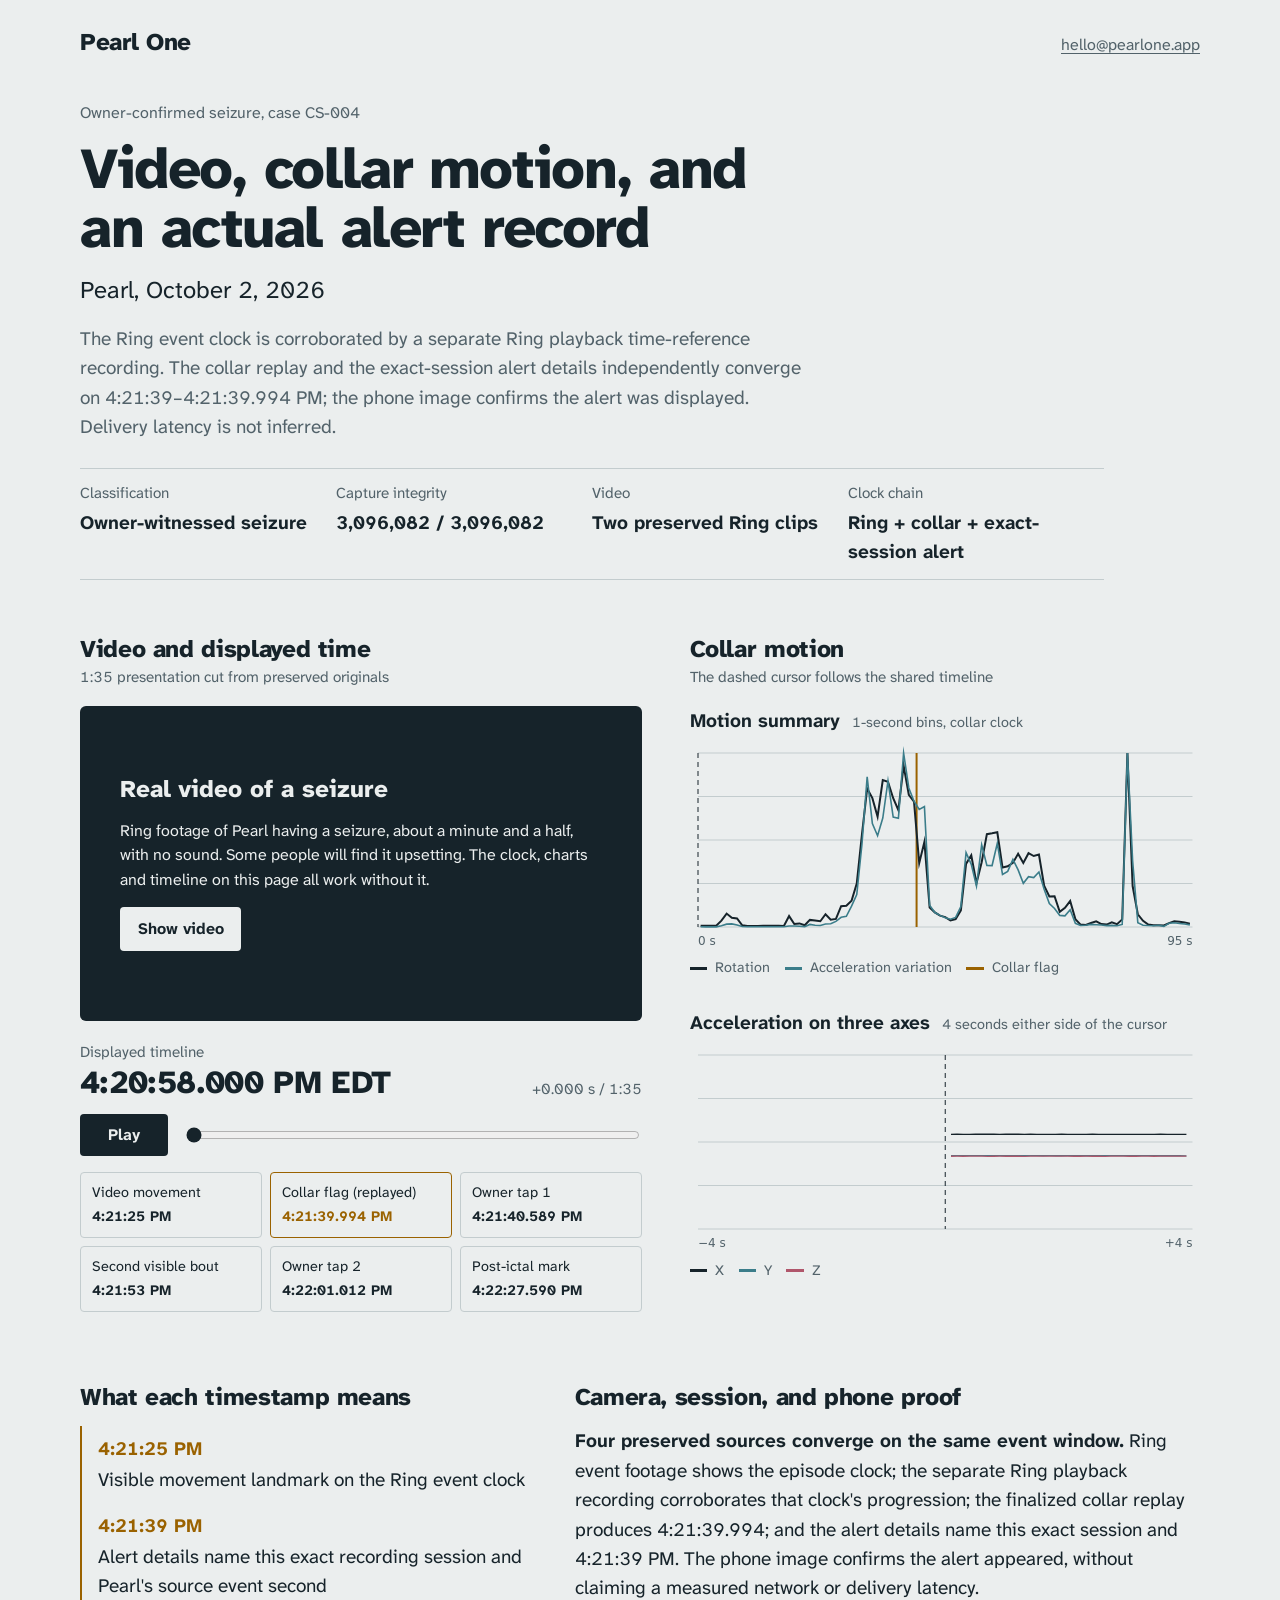
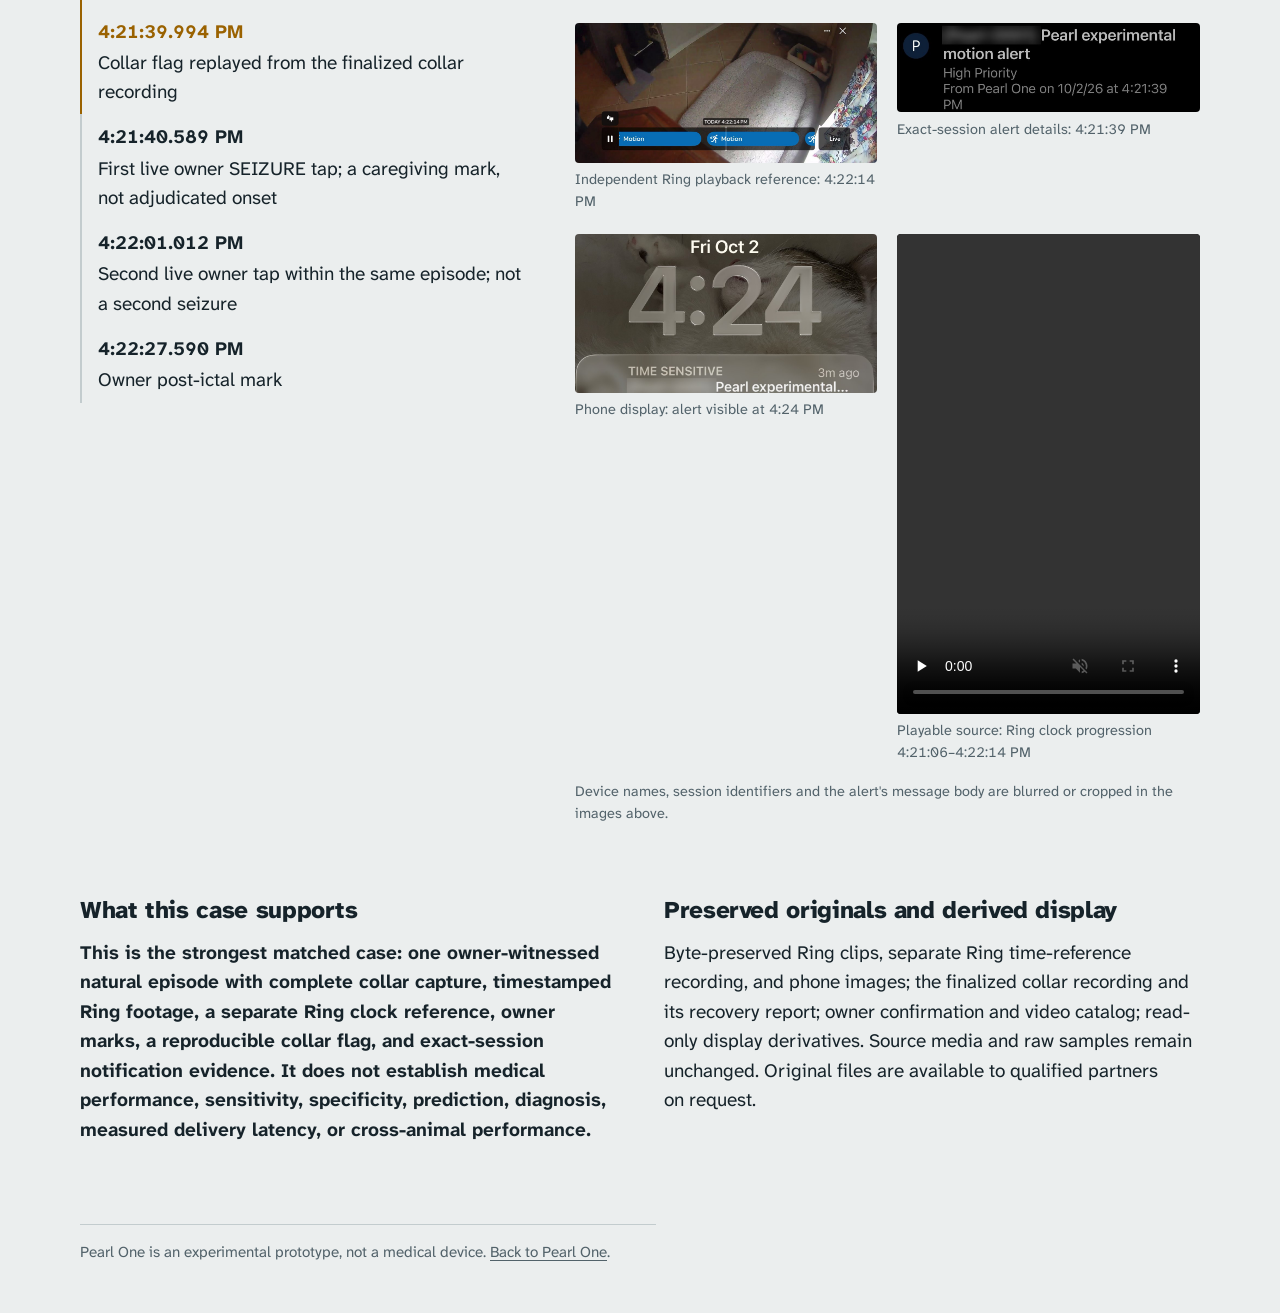
<file: cases/cs004/index.html>
<!doctype html>
<html lang="en">
<head>
<meta charset="utf-8">
<meta name="viewport" content="width=device-width, initial-scale=1, viewport-fit=cover">
<title>CS-004 · Pearl One</title>
<link rel="icon" href="/favicon.ico" sizes="any">
<link rel="icon" href="/favicon.svg" type="image/svg+xml">
<link rel="apple-touch-icon" href="/apple-touch-icon.png">
<meta property="og:type" content="website">
<meta property="og:site_name" content="Pearl One">
<meta property="og:image" content="https://pearlone.app/media/og-pearl.jpg">
<meta property="og:image:width" content="1200">
<meta property="og:image:height" content="630">
<meta property="og:image:alt" content="Pearl, a grey tabby, asleep on the sofa beside the small white Pearl One collar case">
<meta name="twitter:card" content="summary_large_image">
<meta property="og:title" content="CS-004: Video, collar motion, and an actual alert record">
<meta property="og:description" content="One owner-witnessed seizure with synchronized video, collar motion and alert timing, with its limits stated.">
<meta property="og:url" content="https://pearlone.app/cases/cs004/">
<meta name="robots" content="noindex">
<meta name="description" content="Case CS-004: one owner-witnessed seizure with video, synchronized collar motion and an actual alert record.">
<link rel="preconnect" href="https://fonts.googleapis.com">
<link rel="preconnect" href="https://fonts.gstatic.com" crossorigin>
<link rel="stylesheet" href="https://fonts.googleapis.com/css2?family=Atkinson+Hyperlegible+Next:ital,wght@0,400;0,700;0,800;1,400&display=swap">
<link rel="stylesheet" href="../../assets/site.css">
</head>
<body>
<!--BODY-->
<header class="top wrap">
  <a class="wordmark" href="../../">Pearl One</a>
  <a class="top-mail" href="mailto:hello@pearlone.app">hello@pearlone.app</a>
</header>

<main class="case">
  <section class="wrap case-head" aria-labelledby="case-title">
    <p class="case-tag">Owner-confirmed seizure, case CS-004</p>
    <h1 id="case-title">Video, collar motion, and an actual alert record</h1>
    <p class="case-sub">Pearl, October 2, 2026</p>
    <p class="case-align">The Ring event clock is corroborated by a separate Ring playback time-reference recording. The collar replay and the exact-session alert details independently converge on 4:21:39–4:21:39.994 PM; the phone image confirms the alert was displayed. Delivery latency is not inferred.</p>
    <dl class="case-stats">
      <div><dt>Classification</dt><dd>Owner-witnessed seizure</dd></div>
      <div><dt>Capture integrity</dt><dd>3,096,082 / 3,096,082</dd></div>
      <div><dt>Video</dt><dd>Two preserved Ring clips</dd></div>
      <div><dt>Clock chain</dt><dd>Ring + collar + exact-session alert</dd></div>
    </dl>
  </section>

  <section class="wrap stage" aria-label="Video and collar motion on one timeline">
    <div class="stage-media">
      <div class="panel-head">
        <h2>Video and displayed time</h2>
        <p>1:35 presentation cut from preserved originals</p>
      </div>

      <div class="gate" id="gate">
        <div class="gate-cover" id="gate-cover">
          <p class="gate-title">Real video of a seizure</p>
          <p>Ring footage of Pearl having a seizure, about a minute and a half, with no sound. Some people will find it upsetting. The clock, charts and timeline on this page all work without it.</p>
          <button type="button" class="gate-button" id="gate-show">Show video</button>
        </div>
        <div class="gate-player" id="gate-player" hidden>
          <video id="case-video" playsinline muted preload="none" data-src="../../media/october-2.mp4" aria-label="Ring clips A and B, combined"></video>
          <p class="gate-missing" id="gate-missing" hidden>The video couldn't be loaded.</p>
          <div class="gate-row">
            <span class="gate-label">Ring clips A and B, combined, sound removed</span>
            <button type="button" class="gate-button" id="gate-hide">Hide video</button>
          </div>
        </div>
      </div>

      <div class="clock-row">
        <div>
          <p class="clock-label">Displayed timeline</p>
          <p class="clock" id="clock">4:20:58.000 PM EDT</p>
        </div>
        <p class="relative" id="relative">+0.000 s / 1:35</p>
      </div>
      <div class="transport">
        <button type="button" class="play" id="play">Play</button>
        <label class="visually-hidden" for="seek">Timeline position</label>
        <input id="seek" type="range" min="0" max="95" step="0.05" value="0">
      </div>
      <div class="events" id="events"></div>
    </div>

    <div class="stage-signal">
      <div class="panel-head">
        <h2>Collar motion</h2>
        <p>The dashed cursor follows the shared timeline</p>
      </div>
      <figure class="chart">
        <figcaption><strong>Motion summary</strong> <span>1-second bins, collar clock</span></figcaption>
        <canvas id="motion" role="img" aria-label="Collar motion summary for the 95-second window, quiet at first and then large sustained activity during the seizure"></canvas>
        <p class="legend"><span class="key key-1"></span>Rotation <span class="key key-2"></span>Acceleration variation <span class="key key-flag"></span>Collar flag</p>
      </figure>
      <figure class="chart">
        <figcaption><strong>Acceleration on three axes</strong> <span>4 seconds either side of the cursor</span></figcaption>
        <canvas id="raw" role="img" aria-label="Acceleration on three axes around the current cursor position"></canvas>
        <p class="legend"><span class="key key-x"></span>X <span class="key key-y"></span>Y <span class="key key-z"></span>Z</p>
      </figure>
    </div>
  </section>

  <section class="wrap evidence" aria-label="Timestamps and clock evidence">
    <div class="ledger-panel">
      <h2>What each timestamp means</h2>
      <dl class="ledger">
        <div class="is-accent"><dt>4:21:25 PM</dt><dd>Visible movement landmark on the Ring event clock</dd></div>
        <div class="is-accent"><dt>4:21:39 PM</dt><dd>Alert details name this exact recording session and Pearl's source event second</dd></div>
        <div class="is-accent"><dt>4:21:39.994 PM</dt><dd>Collar flag replayed from the finalized collar recording</dd></div>
        <div><dt>4:21:40.589 PM</dt><dd>First live owner SEIZURE tap; a caregiving mark, not adjudicated onset</dd></div>
        <div><dt>4:22:01.012 PM</dt><dd>Second live owner tap within the same episode; not a second seizure</dd></div>
        <div><dt>4:22:27.590 PM</dt><dd>Owner post-ictal mark</dd></div>
      </dl>
    </div>

    <div class="alert-panel">
      <h2>Camera, session, and phone proof</h2>
      <p><strong>Four preserved sources converge on the same event window.</strong> Ring event footage shows the episode clock; the separate Ring playback recording corroborates that clock's progression; the finalized collar replay produces 4:21:39.994; and the alert details name this exact session and 4:21:39 PM. The phone image confirms the alert appeared, without claiming a measured network or delivery latency.</p>
      <div class="proof-grid">
        <figure>
          <img src="../../media/camera-clock.jpg" alt="Frame from the Ring playback time-reference recording showing the event timeline at 4:22:14 PM" width="1200" height="554" loading="lazy">
          <figcaption>Independent Ring playback reference: 4:22:14 PM</figcaption>
        </figure>
        <figure>
          <img src="../../media/alert-details.jpg" alt="Alert details: Pearl experimental motion alert, high priority, from Pearl One on 10/2/26 at 4:21:39 PM" width="1149" height="340" loading="lazy">
          <figcaption>Exact-session alert details: 4:21:39 PM</figcaption>
        </figure>
        <figure>
          <img src="../../media/alert-phone.jpg" alt="Phone lock screen at 4:24 PM on Friday, October 2, with the Pearl experimental alert showing 3m ago" width="1110" height="585" loading="lazy">
          <figcaption>Phone display: alert visible at 4:24 PM</figcaption>
        </figure>
        <figure>
          <video controls muted playsinline preload="none" src="../../media/camera-clock-reference.mp4" aria-label="Separate Ring playback time-reference recording"></video>
          <figcaption>Playable source: Ring clock progression 4:21:06–4:22:14 PM</figcaption>
        </figure>
      </div>
      <p class="redaction-note">Device names, session identifiers and the alert's message body are blurred or cropped in the images above.</p>
    </div>
  </section>

  <section class="wrap provenance">
    <div class="col">
      <h2>What this case supports</h2>
      <p class="strong">This is the strongest matched case: one owner-witnessed natural episode with complete collar capture, timestamped Ring footage, a separate Ring clock reference, owner marks, a reproducible collar flag, and exact-session notification evidence. It does not establish medical performance, sensitivity, specificity, prediction, diagnosis, measured delivery latency, or cross-animal performance.</p>
    </div>
    <div class="col">
      <h2>Preserved originals and derived display</h2>
      <p>Byte-preserved Ring clips, separate Ring time-reference recording, and phone images; the finalized collar recording and its recovery report; owner confirmation and video catalog; read-only display derivatives. Source media and raw samples remain unchanged. Original files are available to qualified partners on request.</p>
    </div>
  </section>
</main>

<footer class="foot wrap">
  <p>Pearl One is an experimental prototype, not a medical device. <a href="../../">Back to Pearl One</a>.</p>
</footer>
<!--/BODY-->
<script src="data.js"></script>
<script src="../../assets/case.js"></script>
</body>
</html>
</file>
<file: assets/site.css>
/* Layout: one left-aligned reading column, written in Tim's voice; the collar's own motion trace runs full width as the one bold element. */
:root {
  --pearl: #ebeeee;   /* page */
  --shell: #f6f7f7;   /* raised surface, placeholders */
  --ink: #16232a;     /* text, trace */
  --slate: #52626a;   /* secondary text */
  --hair: #c3ccce;    /* rules, placeholder edges */
  --signal: #9a6200;  /* the alert moment, used only for it */
  --series-1: #16232a; /* chart line 1 / X */
  --series-2: #3b7d8a; /* chart line 2 / Y */
  --series-3: #b0566b; /* Z */
  --face: "Atkinson Hyperlegible Next", "Atkinson Hyperlegible", system-ui, -apple-system, "Segoe UI", sans-serif;
  --step-0: 1.1875rem;
  --step-1: 1.5rem;
  --step-2: 2rem;
  --step-3: clamp(2.5rem, 6.4vw, 4.75rem);
  --measure: 36rem;
  color-scheme: light;
}
@media (prefers-color-scheme: dark) {
  :root:not([data-theme="light"]) {
    --pearl: #121a1e; --shell: #1b252a; --ink: #e3e8e9; --slate: #9aa9af; --hair: #33424a; --signal: #f2b544; --series-1: #e3e8e9; --series-2: #7fc1cc; --series-3: #e08a9c;
    color-scheme: dark;
  }
}
:root[data-theme="dark"] {
  --pearl: #121a1e; --shell: #1b252a; --ink: #e3e8e9; --slate: #9aa9af; --hair: #33424a; --signal: #f2b544; --series-1: #e3e8e9; --series-2: #7fc1cc; --series-3: #e08a9c;
  color-scheme: dark;
}

*, *::before, *::after { box-sizing: border-box; }
html { -webkit-text-size-adjust: 100%; }
body {
  margin: 0;
  background: var(--pearl);
  color: var(--ink);
  font-family: var(--face);
  font-size: var(--step-0);
  line-height: 1.55;
  font-variant-numeric: tabular-nums;
}
img, video, canvas { display: block; max-width: 100%; }
a { color: inherit; text-decoration-thickness: 1px; text-underline-offset: 0.18em; }
a:hover { text-decoration-thickness: 2px; }
:focus-visible { outline: 3px solid var(--signal); outline-offset: 3px; border-radius: 2px; }

.wrap {
  width: 100%;
  max-width: 72rem;
  margin-inline: auto;
  padding-left: max(16px, env(safe-area-inset-left, 0px));
  padding-right: max(16px, env(safe-area-inset-right, 0px));
}
.col { max-width: var(--measure); min-width: 0; }
.col > * { margin: 0; }
.col > * + * { margin-top: 1em; }

h1, h2 { text-wrap: balance; font-weight: 800; margin: 0; }
h1 { font-size: var(--step-3); line-height: 1.02; letter-spacing: -0.025em; max-width: 18ch; }
h2 { font-size: var(--step-2); line-height: 1.1; letter-spacing: -0.015em; }
.col > h2 + * { margin-top: 0.75em; }
p { text-wrap: pretty; }

/* Header */
.top {
  display: flex; flex-wrap: wrap; justify-content: space-between; align-items: baseline; gap: 0.5rem 1.5rem;
  padding-block: 1.5rem 0;
}
.wordmark { font-weight: 800; font-size: var(--step-1); text-decoration: none; letter-spacing: -0.02em; }
.top-mail { color: var(--slate); font-size: 1rem; }

/* Hero: the trace */
.hero { padding-block: 2.5rem 0; display: grid; grid-template-columns: minmax(0, 1fr); gap: 2.5rem; }
.trace { margin: 0; }
.trace-frame { position: relative; }
.trace canvas { width: 100%; height: clamp(150px, 22vw, 260px); }
.trace-flag {
  position: absolute; top: 0; left: 44.2%;
  padding-left: 0.6rem; border-left: 2px solid var(--signal);
  font-size: 0.95rem; line-height: 1.3; color: var(--slate);
  height: 100%;
}
.trace-flag-time { display: block; color: var(--signal); font-weight: 700; }
.trace-axis { position: relative; height: 1.6rem; margin-top: 0.4rem; color: var(--slate); font-size: 0.85rem; border-top: 1px solid var(--hair); }
.trace-axis span { position: absolute; top: 0.3rem; transform: translateX(-50%); }
.trace-axis span:last-child { transform: translateX(-100%); }
.trace figcaption { margin-top: 0.6rem; color: var(--slate); font-size: 1rem; max-width: 44rem; }
.lede { font-size: var(--step-1); line-height: 1.45; }

/* Sections */
main { display: grid; gap: 0; }
.band { padding-block: 5rem 0; display: grid; grid-template-columns: minmax(0, 1fr); gap: 2rem; }
.contact { padding-block: 5rem 0; }

/* Photos */
.photo { margin: 0; min-width: 0; }
.photo-portrait { max-width: 24rem; }
.photo-pair { display: grid; grid-template-columns: repeat(auto-fit, minmax(16rem, 1fr)); gap: 1rem; max-width: 56rem; }
.placeholder {
  aspect-ratio: 4 / 3; max-width: 100%;
  display: grid; place-items: center; padding: 1rem; text-align: center;
  background: var(--shell); border: 1px dashed var(--hair); color: var(--slate); font-size: 1rem;
}
.photo-portrait .placeholder { aspect-ratio: 4 / 5; }
.photo img { width: 100%; height: auto; border-radius: 4px; background: var(--shell); }
.photo figcaption { margin-top: 0.4rem; color: var(--slate); font-size: 0.9rem; }
.photo-wide { max-width: 44rem; }
.family { display: grid; grid-template-columns: repeat(4, minmax(0, 1fr)); gap: 1rem; max-width: 64rem; }
@media (max-width: 40rem) { .family { grid-template-columns: repeat(2, minmax(0, 1fr)); } }
.more-photos { margin: 0; font-size: 1rem; }

/* Proof: gated clip beside the timeline */
.proof { display: grid; grid-template-columns: minmax(0, 1.25fr) minmax(0, 1fr); gap: 2.5rem; align-items: start; max-width: 64rem; }
@media (max-width: 52rem) { .proof { grid-template-columns: minmax(0, 1fr); } }

.gate { background: var(--ink); color: var(--pearl); border-radius: 6px; overflow: hidden; }
.gate-cover { aspect-ratio: 16 / 10; display: flex; flex-direction: column; justify-content: center; gap: 0.9rem; padding: clamp(1.25rem, 4vw, 2.5rem); }
.gate-cover p { margin: 0; max-width: 30rem; font-size: 1rem; }
.gate-cover .gate-title { font-weight: 800; font-size: var(--step-1); line-height: 1.2; }
.gate-player { padding: 0.75rem; display: grid; gap: 0.75rem; }
.gate-player video { width: 100%; aspect-ratio: 16 / 9; background: #000; }
.gate-missing { margin: 0; padding: 2rem 1rem; text-align: center; font-size: 1rem; }
.gate-button {
  justify-self: start; align-self: flex-start;
  font: inherit; font-size: 1rem; font-weight: 700;
  padding: 0.6rem 1.1rem; border-radius: 4px; cursor: pointer;
  background: var(--pearl); color: var(--ink); border: 0;
}
.gate-button:hover { background: var(--shell); }
.gate :focus-visible { outline-color: var(--pearl); }

.timeline { list-style: none; margin: 0; padding: 0; display: grid; gap: 1.1rem; border-left: 2px solid var(--hair); }
.timeline li { display: grid; gap: 0.15rem; padding-left: 1.1rem; position: relative; }
.timeline time { font-weight: 700; }
.timeline .is-flag { margin-left: -2px; border-left: 2px solid var(--signal); }
.timeline .is-flag time { color: var(--signal); }
.timeline span { color: var(--ink); }

/* Record */
.record { border-collapse: collapse; width: 100%; }
.record th, .record td { text-align: left; vertical-align: baseline; padding: 0.7rem 0; border-bottom: 1px solid var(--hair); }
.record tr:first-child th, .record tr:first-child td { border-top: 1px solid var(--hair); }
.record th { font-size: var(--step-2); font-weight: 800; padding-right: 1.25rem; white-space: nowrap; letter-spacing: -0.02em; width: 1%; }

/* Lists */
.limits, .asks { padding-left: 1.2em; display: grid; gap: 0.5rem; }
.limits li::marker, .asks li::marker { color: var(--slate); }

/* Contact */
.updates { display: flex; flex-wrap: wrap; align-items: center; gap: 0.6rem 1rem; }
.updates-button {
  display: inline-block; font-weight: 700; font-size: 1rem; text-decoration: none;
  padding: 0.6rem 1.1rem; border-radius: 4px;
  background: var(--ink); color: var(--pearl);
}
.updates-button:hover { opacity: 0.88; }
.updates-note { color: var(--slate); font-size: 0.95rem; }
.mail-row { display: flex; flex-wrap: wrap; align-items: center; gap: 0.75rem 1rem; }
.mail { font-size: var(--step-1); font-weight: 700; word-break: break-word; }
.copy {
  font: inherit; font-size: 0.95rem; padding: 0.45rem 0.9rem; border-radius: 4px; cursor: pointer;
  background: transparent; color: var(--ink); border: 1px solid var(--hair);
}
.copy:hover { border-color: var(--ink); }
.copy-status { color: var(--slate); font-size: 0.95rem; }

.foot { padding-block: 5rem 3rem; color: var(--slate); font-size: 0.95rem; }
.foot p { margin: 0; padding-top: 1rem; border-top: 1px solid var(--hair); max-width: var(--measure); }

[hidden] { display: none !important; }
.visually-hidden { position: absolute; width: 1px; height: 1px; overflow: hidden; clip: rect(0 0 0 0); white-space: nowrap; }
.case-link { font-weight: 700; }

/* Case pages */
.case-head { padding-block: 2.5rem 0; display: grid; grid-template-columns: minmax(0, 1fr); gap: 0.9rem; }
.case-head > * { margin: 0; max-width: 46rem; }
.case-tag { color: var(--slate); font-size: 1rem; }
.case-head h1 { max-width: 22ch; font-size: clamp(2.1rem, 5vw, 3.6rem); }
.case-sub { font-size: var(--step-1); }
.case-align { color: var(--slate); }
.case-stats { display: grid; grid-template-columns: repeat(auto-fit, minmax(min(100%, 12rem), 1fr)); gap: 0; max-width: 64rem !important; margin-top: 0.75rem !important; border-top: 1px solid var(--hair); }
.case-stats div { padding: 0.8rem 1rem 0.8rem 0; border-bottom: 1px solid var(--hair); min-width: 0; }
.case-stats dt { color: var(--slate); font-size: 0.95rem; }
.case-stats dd { margin: 0.15rem 0 0; font-weight: 700; }

.panel-head { display: grid; gap: 0.2rem; margin-bottom: 1rem; }
.panel-head h2 { font-size: var(--step-1); }
.panel-head p { margin: 0; color: var(--slate); font-size: 0.95rem; }

.stage { padding-block: 3.5rem 0; display: grid; grid-template-columns: minmax(0, 1.1fr) minmax(0, 1fr); gap: 3rem; align-items: start; }
@media (max-width: 60rem) { .stage { grid-template-columns: minmax(0, 1fr); } }
.stage .gate-cover { aspect-ratio: 16 / 9; }
.gate-row { display: flex; flex-wrap: wrap; justify-content: space-between; align-items: center; gap: 0.5rem 1rem; }
.gate-label { font-size: 0.9rem; opacity: 0.8; }

.clock-row { display: flex; flex-wrap: wrap; justify-content: space-between; align-items: end; gap: 0.5rem 1rem; margin-top: 1.25rem; }
.clock-row p { margin: 0; }
.clock-label { color: var(--slate); font-size: 0.95rem; }
.clock { font-size: var(--step-2); font-weight: 800; letter-spacing: -0.02em; line-height: 1.15; }
.relative { color: var(--slate); font-size: 0.95rem; }
.transport { display: flex; align-items: center; gap: 1rem; margin-top: 0.75rem; }
.transport input { flex: 1; min-width: 0; accent-color: var(--ink); }
.play {
  font: inherit; font-size: 1rem; font-weight: 700; min-width: 5.5rem;
  padding: 0.55rem 1rem; border-radius: 4px; cursor: pointer;
  background: var(--ink); color: var(--pearl); border: 0;
}
.events { display: grid; grid-template-columns: repeat(auto-fill, minmax(min(100%, 10rem), 1fr)); gap: 0.5rem; margin-top: 1rem; }
.event-button {
  font: inherit; font-size: 0.9rem; text-align: left; cursor: pointer;
  display: grid; gap: 0.1rem; padding: 0.55rem 0.7rem;
  background: transparent; color: var(--ink); border: 1px solid var(--hair); border-radius: 4px;
}
.event-button strong { font-weight: 700; }
.event-button:hover { border-color: var(--ink); }
.event-button.is-flag { border-color: var(--signal); }
.event-button.is-flag strong { color: var(--signal); }

.chart { margin: 0 0 1.75rem; }
.chart figcaption { display: flex; flex-wrap: wrap; gap: 0.25rem 0.75rem; align-items: baseline; margin-bottom: 0.5rem; }
.chart figcaption span { color: var(--slate); font-size: 0.9rem; }
.chart canvas { width: 100%; height: 13rem; }
.legend { margin: 0.4rem 0 0; display: flex; flex-wrap: wrap; align-items: center; gap: 0.3rem 0.5rem; color: var(--slate); font-size: 0.9rem; }
.key { display: inline-block; width: 1.1rem; height: 3px; margin-left: 0.4rem; }
.key:first-child { margin-left: 0; }
.key-1, .key-x { background: var(--series-1); }
.key-2, .key-y { background: var(--series-2); }
.key-z { background: var(--series-3); }
.key-flag { background: var(--signal); }

.evidence { padding-block: 4.5rem 0; display: grid; grid-template-columns: minmax(0, 1fr) minmax(0, 1.4fr); gap: 3rem; align-items: start; }
@media (max-width: 60rem) { .evidence { grid-template-columns: minmax(0, 1fr); } }
.evidence h2 { font-size: var(--step-1); margin-bottom: 1rem; }
.ledger { margin: 0; display: grid; border-left: 2px solid var(--hair); }
.ledger div { padding: 0.5rem 0 0.5rem 1rem; }
.ledger div.is-accent { margin-left: -2px; border-left: 2px solid var(--signal); }
.ledger dt { font-weight: 700; }
.ledger div.is-accent dt { color: var(--signal); }
.ledger dd { margin: 0.1rem 0 0; }
.alert-panel > p { margin: 0 0 1.25rem; max-width: 46rem; }
.proof-grid { display: grid; grid-template-columns: repeat(auto-fit, minmax(min(100%, 15rem), 1fr)); gap: 1.25rem; }
.proof-grid figure { margin: 0; min-width: 0; }
.proof-grid img, .proof-grid video { width: 100%; height: auto; border-radius: 4px; background: var(--shell); }
.proof-grid video { aspect-ratio: 540 / 1170; max-height: 30rem; object-fit: contain; background: #000; }
.proof-grid figcaption { margin-top: 0.4rem; color: var(--slate); font-size: 0.9rem; }
.redaction-note { margin: 1rem 0 0 !important; color: var(--slate); font-size: 0.9rem; }

.provenance { padding-block: 4.5rem 0; display: grid; grid-template-columns: repeat(auto-fit, minmax(min(100%, 22rem), 1fr)); gap: 2rem 3rem; }
.provenance h2 { font-size: var(--step-1); }
.provenance .strong { font-weight: 700; }


@media (max-width: 30rem) {
  .trace-flag { font-size: 0.8rem; }
  .band, .contact { padding-block: 3.5rem 0; }
}

/* Photos page */
.gallery-head h1 { font-size: var(--step-3); }
.shot-open { display: block; width: 100%; padding: 0; border: 0; background: none; cursor: zoom-in; border-radius: 4px; }
.shot-open img { display: block; width: 100%; height: auto; border-radius: 4px; background: var(--shell); }
.gallery-bar { display: flex; flex-wrap: wrap; align-items: baseline; justify-content: space-between; gap: 1rem 2rem; max-width: 72rem; }
.chips { display: flex; flex-wrap: wrap; gap: 0.5rem; }
.chip {
  font: inherit; font-size: 1rem; padding: 0.45rem 0.9rem; border-radius: 999px; cursor: pointer;
  background: transparent; color: var(--ink); border: 1px solid var(--hair);
}
.chip:hover { border-color: var(--ink); }
.chip[aria-pressed="true"] { background: var(--ink); color: var(--pearl); border-color: var(--ink); }
.gallery { columns: 4 13rem; column-gap: 1rem; }
.shot { margin: 0 0 1rem; break-inside: avoid; }
.shot[hidden] { display: none; }
.viewer { width: 100vw; height: 100dvh; max-width: none; max-height: none; margin: 0; padding: 0; border: 0; background: #0b1114; color: #e3e8e9; }
.viewer::backdrop { background: rgba(11, 17, 20, 0.92); }
.viewer[open] { display: grid; grid-template-rows: minmax(0, 1fr) auto; }
.viewer-frame { display: grid; place-items: center; min-height: 0; padding: 1rem; touch-action: pan-y; }
.viewer-frame img { max-width: 100%; max-height: calc(100dvh - 7rem); width: auto; height: auto; object-fit: contain; border-radius: 4px; }
.viewer-bar { display: flex; flex-wrap: wrap; align-items: center; justify-content: space-between; gap: 0.75rem 1.5rem; padding: 0.75rem max(16px, env(safe-area-inset-left, 0px)) max(1rem, env(safe-area-inset-bottom, 0px)); }
.viewer-caption { margin: 0; font-size: 1rem; }
.viewer-count { color: #9aa9af; margin-left: 0.5rem; white-space: nowrap; }
.viewer-controls { display: flex; gap: 0.5rem; }
.viewer-btn { font: inherit; font-size: 1rem; padding: 0.5rem 1rem; border-radius: 4px; cursor: pointer; background: transparent; color: #e3e8e9; border: 1px solid #33424a; }
.viewer-btn:hover { border-color: #e3e8e9; }
.viewer :focus-visible { outline-color: #f2b544; }
@media (prefers-reduced-motion: no-preference) { .viewer-frame img { transition: opacity 160ms ease; } }
</file>
